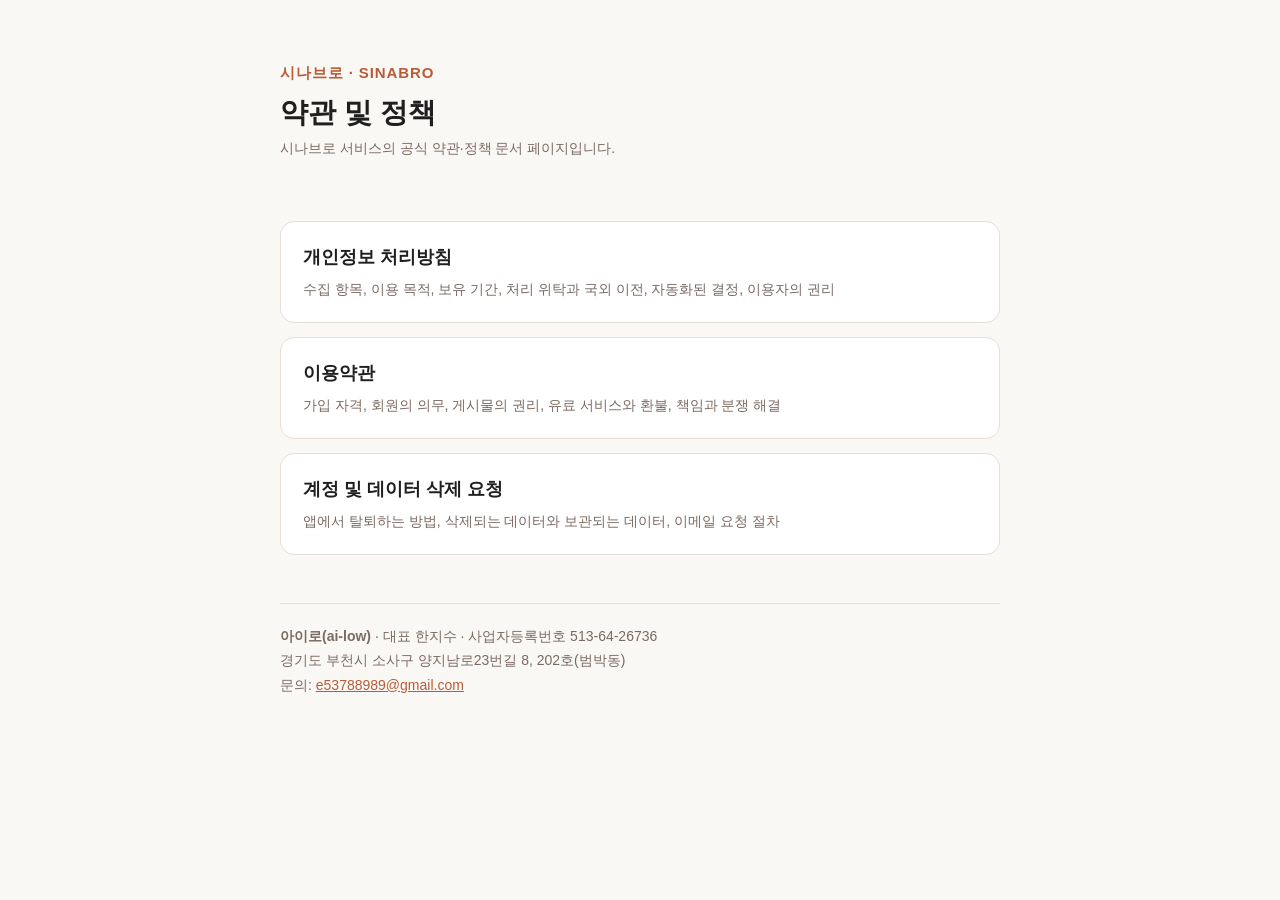
<file: index.html>
<!DOCTYPE html>
<html lang="ko">
<head>
<meta charset="utf-8">
<meta name="viewport" content="width=device-width, initial-scale=1">
<title>시나브로 — 약관 및 정책</title>
<link rel="stylesheet" href="style.css">
</head>
<body>
<div class="wrap">
  <header class="site">
    <div class="brand">시나브로 · SINABRO</div>
    <h1>약관 및 정책</h1>
    <p class="meta">시나브로 서비스의 공식 약관·정책 문서 페이지입니다.</p>
  </header>

  <div class="home-links">
    <a href="privacy.html">개인정보 처리방침<span>수집 항목, 이용 목적, 보유 기간, 처리 위탁과 국외 이전, 자동화된 결정, 이용자의 권리</span></a>
    <a href="terms.html">이용약관<span>가입 자격, 회원의 의무, 게시물의 권리, 유료 서비스와 환불, 책임과 분쟁 해결</span></a>
    <a href="account-deletion.html">계정 및 데이터 삭제 요청<span>앱에서 탈퇴하는 방법, 삭제되는 데이터와 보관되는 데이터, 이메일 요청 절차</span></a>
  </div>

  <footer class="site">
    <strong>아이로(ai-low)</strong> · 대표 한지수 · 사업자등록번호 513-64-26736<br>
    경기도 부천시 소사구 양지남로23번길 8, 202호(범박동)<br>
    문의: <a href="mailto:e53788989@gmail.com">e53788989@gmail.com</a>
  </footer>
</div>
</body>
</html>
</file>
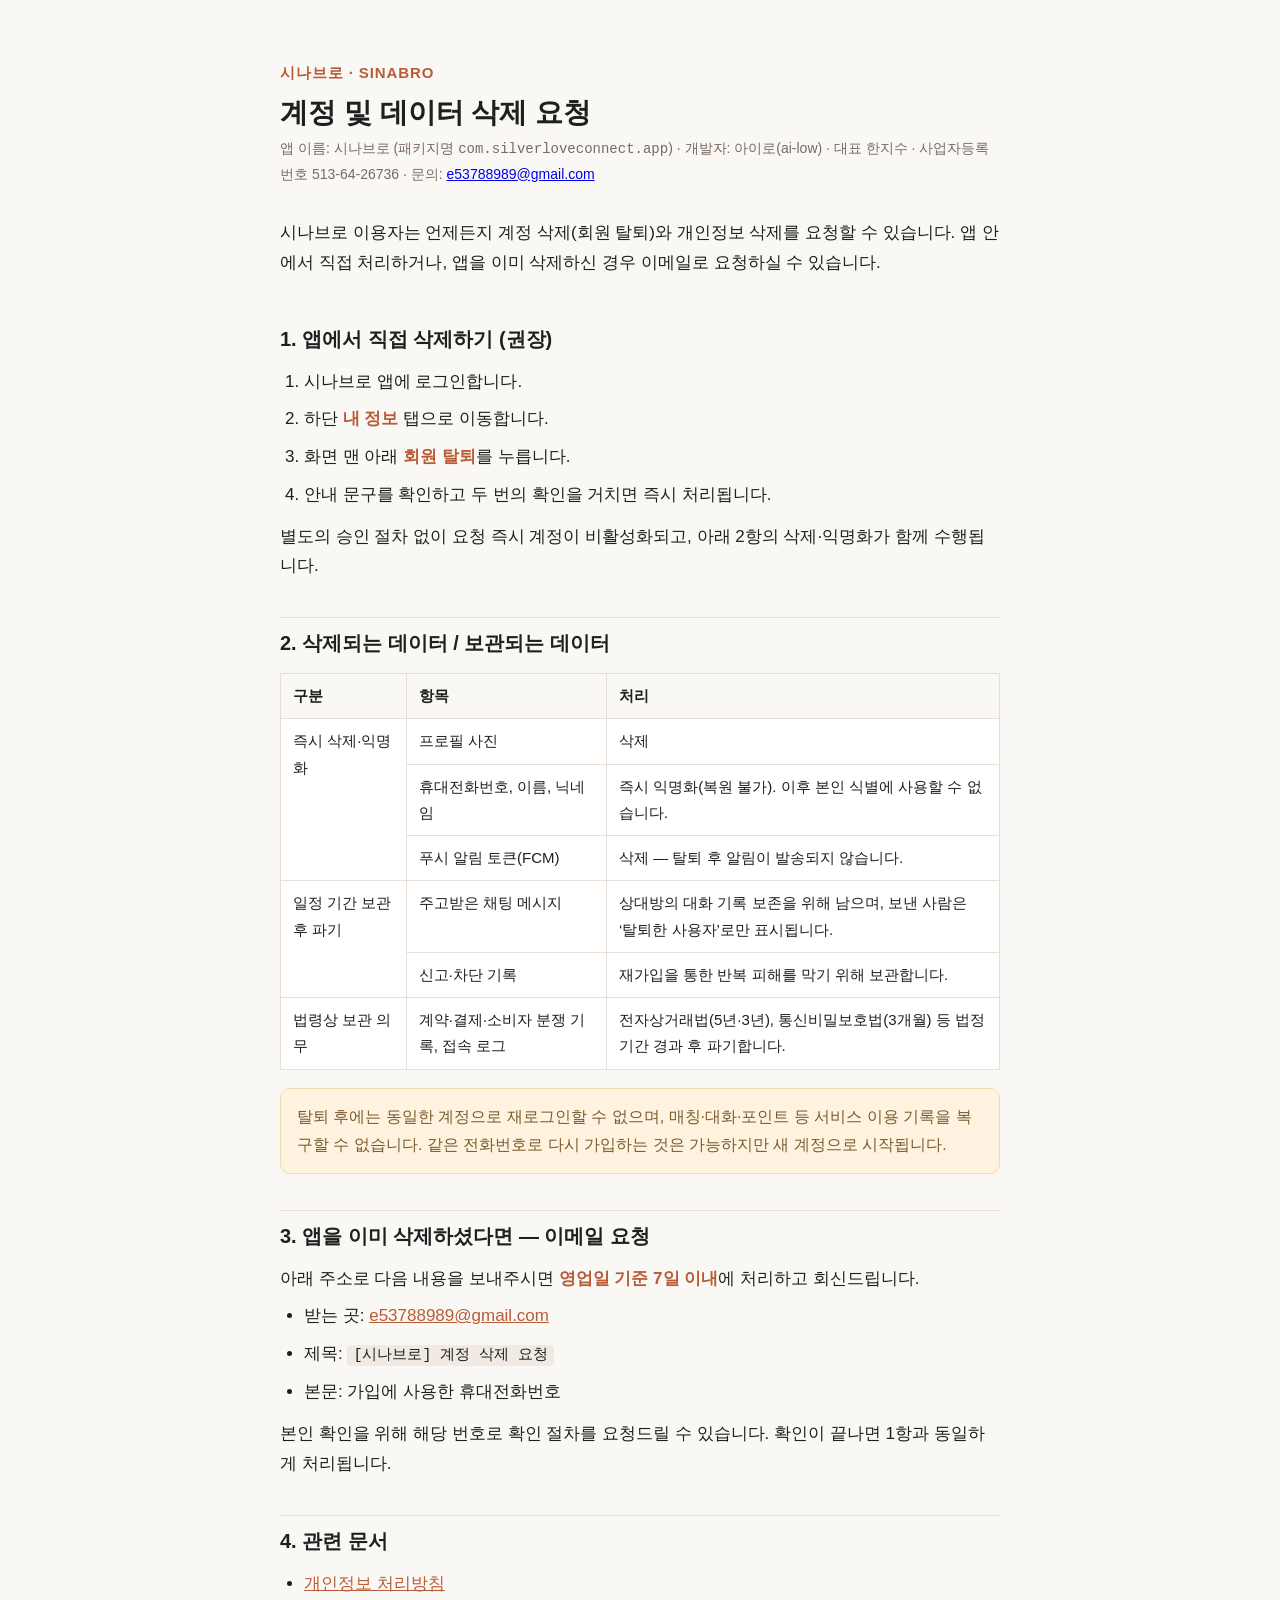
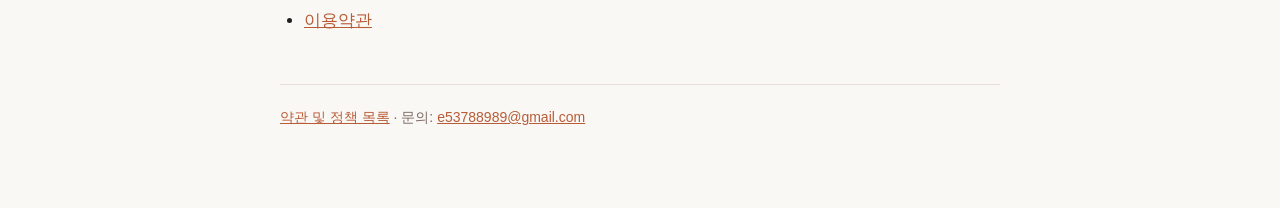
<file: account-deletion.html>
<!DOCTYPE html>
<html lang="ko">
<head>
<meta charset="utf-8">
<meta name="viewport" content="width=device-width, initial-scale=1">
<title>계정 및 데이터 삭제 요청 — 시나브로</title>
<link rel="stylesheet" href="style.css">
</head>
<body>
<div class="wrap">
  <header class="site">
    <div class="brand">시나브로 · SINABRO</div>
    <h1>계정 및 데이터 삭제 요청</h1>
    <p class="meta">앱 이름: 시나브로 (패키지명 <code>com.silverloveconnect.app</code>) ·
      개발자: 아이로(ai-low) · 대표 한지수 · 사업자등록번호 513-64-26736 ·
      문의: <a href="mailto:e53788989@gmail.com">e53788989@gmail.com</a></p>
  </header>
  <main>
    <p>시나브로 이용자는 언제든지 계정 삭제(회원 탈퇴)와 개인정보 삭제를 요청할 수 있습니다.
    앱 안에서 직접 처리하거나, 앱을 이미 삭제하신 경우 이메일로 요청하실 수 있습니다.</p>

    <h2 id="s1">1. 앱에서 직접 삭제하기 (권장)</h2>
    <ol>
      <li>시나브로 앱에 로그인합니다.</li>
      <li>하단 <strong>내 정보</strong> 탭으로 이동합니다.</li>
      <li>화면 맨 아래 <strong>회원 탈퇴</strong>를 누릅니다.</li>
      <li>안내 문구를 확인하고 두 번의 확인을 거치면 즉시 처리됩니다.</li>
    </ol>
    <p>별도의 승인 절차 없이 요청 즉시 계정이 비활성화되고, 아래 2항의 삭제·익명화가 함께 수행됩니다.</p>

    <h2 id="s2">2. 삭제되는 데이터 / 보관되는 데이터</h2>
    <table>
      <tr><th>구분</th><th>항목</th><th>처리</th></tr>
      <tr><td rowspan="3">즉시 삭제·익명화</td><td>프로필 사진</td><td>삭제</td></tr>
      <tr><td>휴대전화번호, 이름, 닉네임</td><td>즉시 익명화(복원 불가). 이후 본인 식별에 사용할 수 없습니다.</td></tr>
      <tr><td>푸시 알림 토큰(FCM)</td><td>삭제 — 탈퇴 후 알림이 발송되지 않습니다.</td></tr>
      <tr><td rowspan="2">일정 기간 보관 후 파기</td><td>주고받은 채팅 메시지</td><td>상대방의 대화 기록 보존을 위해 남으며, 보낸 사람은 &lsquo;탈퇴한 사용자&rsquo;로만 표시됩니다.</td></tr>
      <tr><td>신고·차단 기록</td><td>재가입을 통한 반복 피해를 막기 위해 보관합니다.</td></tr>
      <tr><td>법령상 보관 의무</td><td>계약·결제·소비자 분쟁 기록, 접속 로그</td><td>전자상거래법(5년·3년), 통신비밀보호법(3개월) 등 법정 기간 경과 후 파기합니다.</td></tr>
    </table>

    <p class="notice">탈퇴 후에는 동일한 계정으로 재로그인할 수 없으며, 매칭·대화·포인트 등 서비스 이용 기록을 복구할 수 없습니다.
    같은 전화번호로 다시 가입하는 것은 가능하지만 새 계정으로 시작됩니다.</p>

    <h2 id="s3">3. 앱을 이미 삭제하셨다면 — 이메일 요청</h2>
    <p>아래 주소로 다음 내용을 보내주시면 <strong>영업일 기준 7일 이내</strong>에 처리하고 회신드립니다.</p>
    <ul>
      <li>받는 곳: <a href="mailto:e53788989@gmail.com?subject=%5B%EC%8B%9C%EB%82%98%EB%B8%8C%EB%A1%9C%5D%20%EA%B3%84%EC%A0%95%20%EC%82%AD%EC%A0%9C%20%EC%9A%94%EC%B2%AD">e53788989@gmail.com</a></li>
      <li>제목: <code>[시나브로] 계정 삭제 요청</code></li>
      <li>본문: 가입에 사용한 휴대전화번호</li>
    </ul>
    <p>본인 확인을 위해 해당 번호로 확인 절차를 요청드릴 수 있습니다. 확인이 끝나면 1항과 동일하게 처리됩니다.</p>

    <h2 id="s4">4. 관련 문서</h2>
    <ul>
      <li><a href="privacy.html">개인정보 처리방침</a></li>
      <li><a href="terms.html">이용약관</a></li>
    </ul>
  </main>
  <footer class="site">
    <a href="index.html">약관 및 정책 목록</a> · 문의: <a href="mailto:e53788989@gmail.com">e53788989@gmail.com</a>
  </footer>
</div>
</body>
</html>
</file>
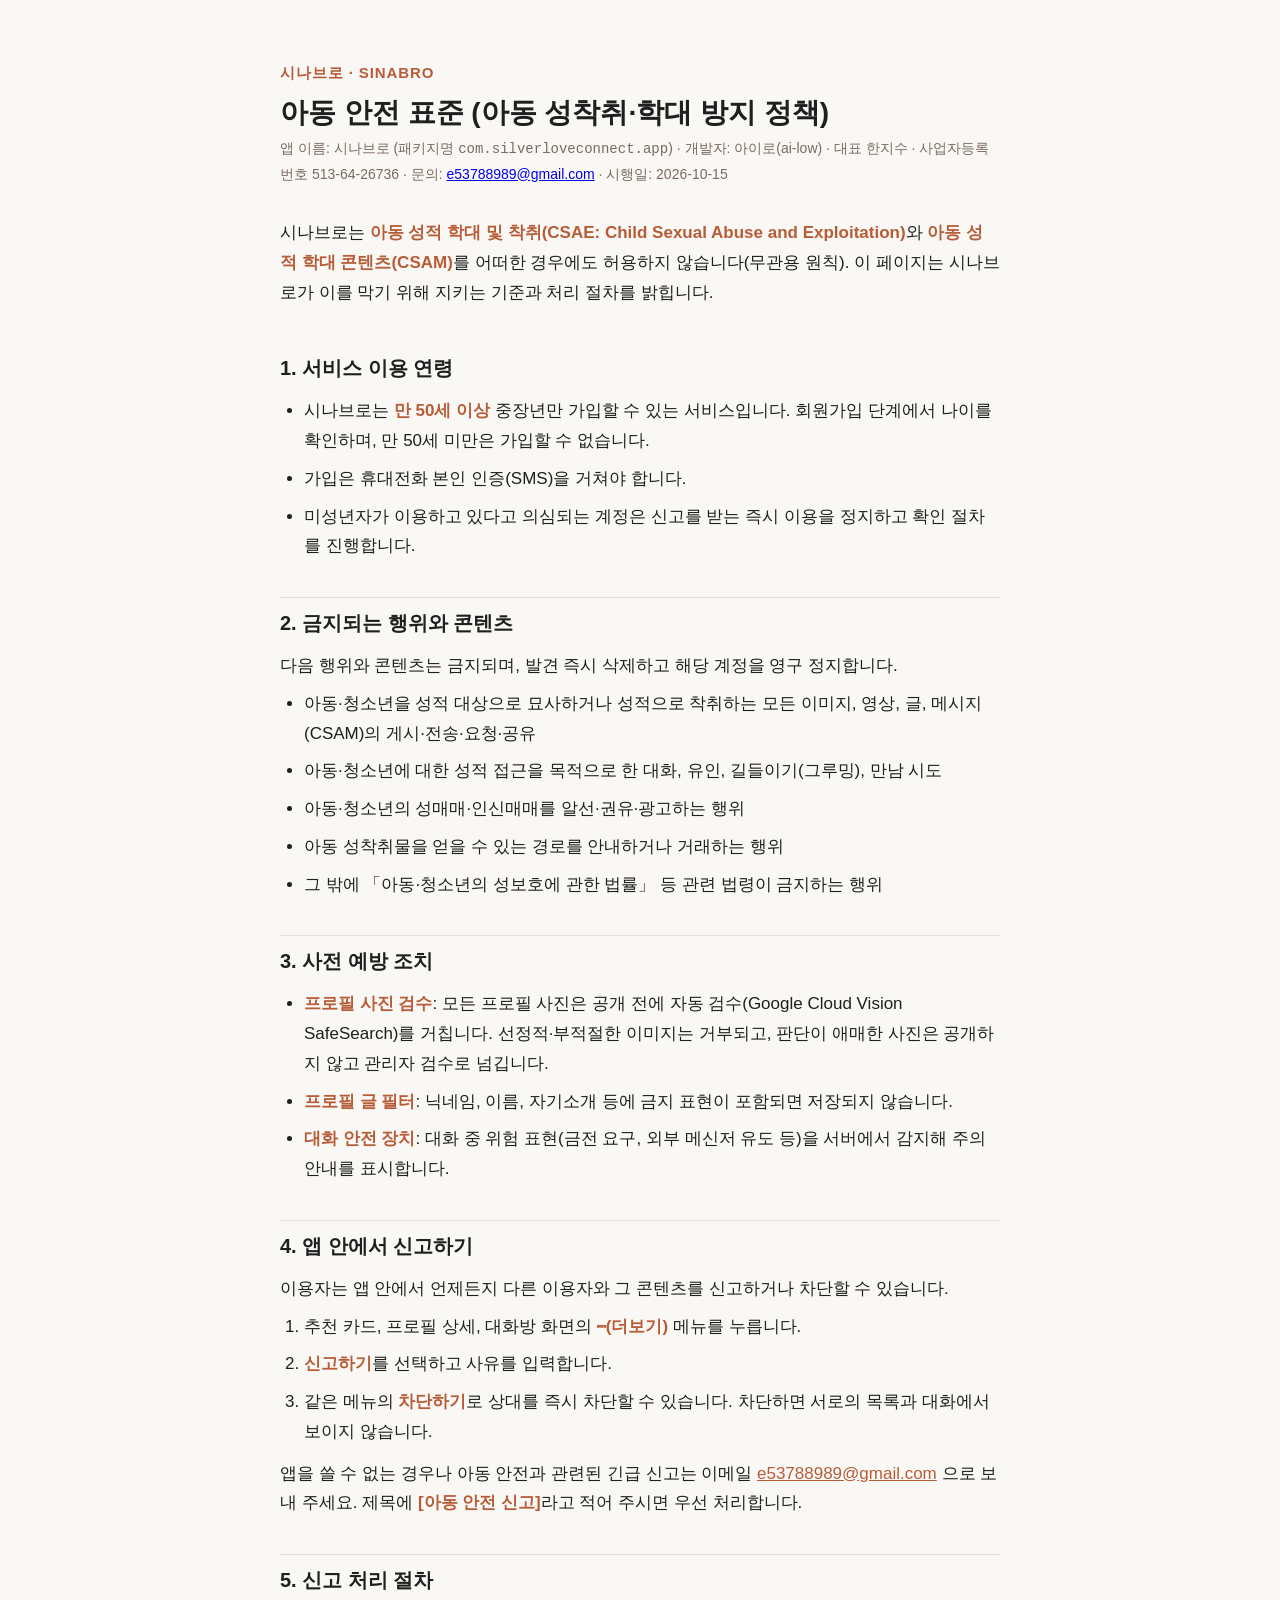
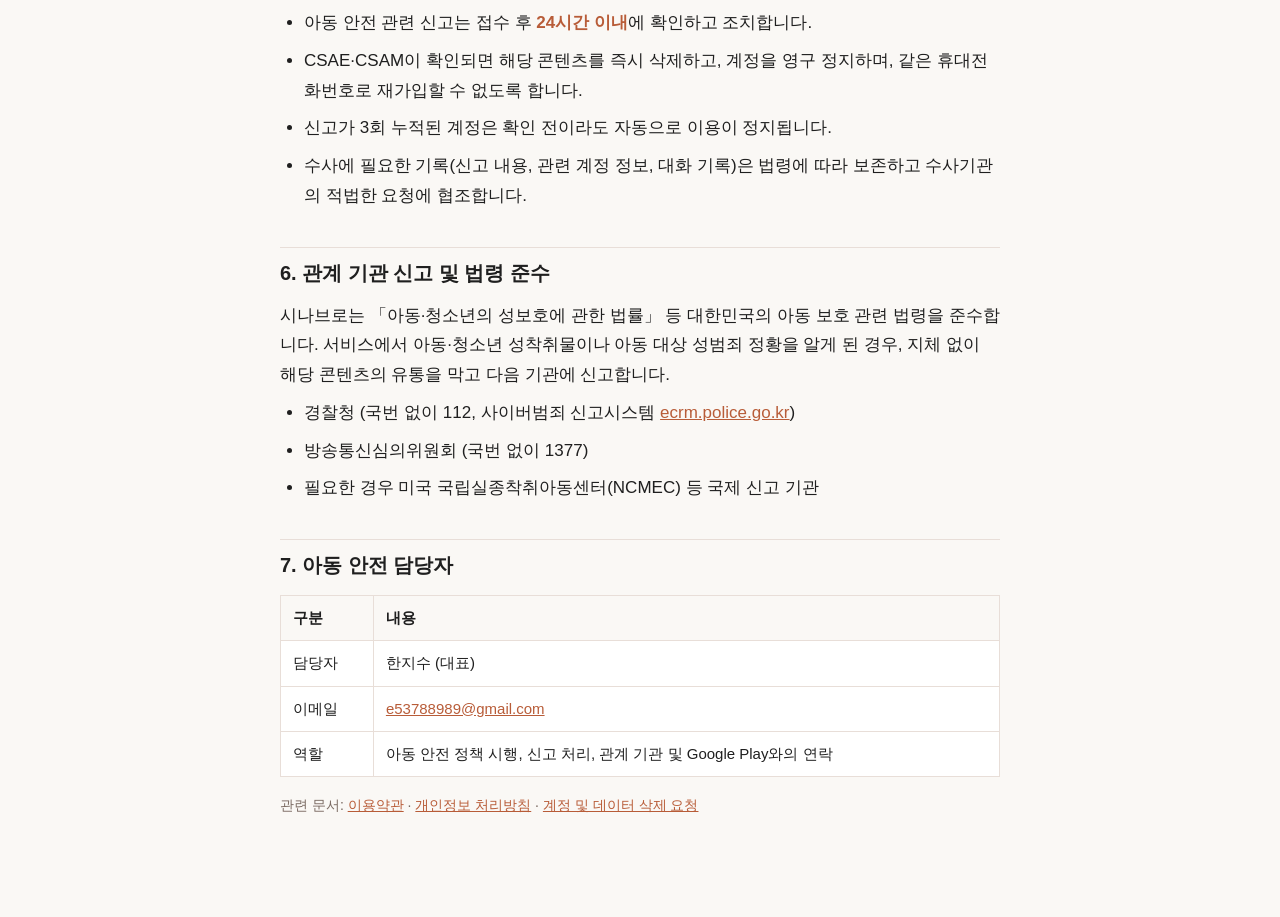
<file: child-safety.html>
<!DOCTYPE html>
<html lang="ko">
<head>
<meta charset="utf-8">
<meta name="viewport" content="width=device-width, initial-scale=1">
<title>아동 안전 표준 — 시나브로</title>
<link rel="stylesheet" href="style.css">
</head>
<body>
<div class="wrap">
  <header class="site">
    <div class="brand">시나브로 · SINABRO</div>
    <h1>아동 안전 표준 (아동 성착취·학대 방지 정책)</h1>
    <p class="meta">앱 이름: 시나브로 (패키지명 <code>com.silverloveconnect.app</code>) ·
      개발자: 아이로(ai-low) · 대표 한지수 · 사업자등록번호 513-64-26736 ·
      문의: <a href="mailto:e53788989@gmail.com">e53788989@gmail.com</a> ·
      시행일: 2026-10-15</p>
  </header>
  <main>
    <p>시나브로는 <strong>아동 성적 학대 및 착취(CSAE: Child Sexual Abuse and Exploitation)</strong>와
    <strong>아동 성적 학대 콘텐츠(CSAM)</strong>를 어떠한 경우에도 허용하지 않습니다(무관용 원칙).
    이 페이지는 시나브로가 이를 막기 위해 지키는 기준과 처리 절차를 밝힙니다.</p>

    <h2 id="s1">1. 서비스 이용 연령</h2>
    <ul>
      <li>시나브로는 <strong>만 50세 이상</strong> 중장년만 가입할 수 있는 서비스입니다. 회원가입 단계에서 나이를 확인하며, 만 50세 미만은 가입할 수 없습니다.</li>
      <li>가입은 휴대전화 본인 인증(SMS)을 거쳐야 합니다.</li>
      <li>미성년자가 이용하고 있다고 의심되는 계정은 신고를 받는 즉시 이용을 정지하고 확인 절차를 진행합니다.</li>
    </ul>

    <h2 id="s2">2. 금지되는 행위와 콘텐츠</h2>
    <p>다음 행위와 콘텐츠는 금지되며, 발견 즉시 삭제하고 해당 계정을 영구 정지합니다.</p>
    <ul>
      <li>아동·청소년을 성적 대상으로 묘사하거나 성적으로 착취하는 모든 이미지, 영상, 글, 메시지(CSAM)의 게시·전송·요청·공유</li>
      <li>아동·청소년에 대한 성적 접근을 목적으로 한 대화, 유인, 길들이기(그루밍), 만남 시도</li>
      <li>아동·청소년의 성매매·인신매매를 알선·권유·광고하는 행위</li>
      <li>아동 성착취물을 얻을 수 있는 경로를 안내하거나 거래하는 행위</li>
      <li>그 밖에 「아동·청소년의 성보호에 관한 법률」 등 관련 법령이 금지하는 행위</li>
    </ul>

    <h2 id="s3">3. 사전 예방 조치</h2>
    <ul>
      <li><strong>프로필 사진 검수</strong>: 모든 프로필 사진은 공개 전에 자동 검수(Google Cloud Vision SafeSearch)를 거칩니다. 선정적·부적절한 이미지는 거부되고, 판단이 애매한 사진은 공개하지 않고 관리자 검수로 넘깁니다.</li>
      <li><strong>프로필 글 필터</strong>: 닉네임, 이름, 자기소개 등에 금지 표현이 포함되면 저장되지 않습니다.</li>
      <li><strong>대화 안전 장치</strong>: 대화 중 위험 표현(금전 요구, 외부 메신저 유도 등)을 서버에서 감지해 주의 안내를 표시합니다.</li>
    </ul>

    <h2 id="s4">4. 앱 안에서 신고하기</h2>
    <p>이용자는 앱 안에서 언제든지 다른 이용자와 그 콘텐츠를 신고하거나 차단할 수 있습니다.</p>
    <ol>
      <li>추천 카드, 프로필 상세, 대화방 화면의 <strong>⋯(더보기)</strong> 메뉴를 누릅니다.</li>
      <li><strong>신고하기</strong>를 선택하고 사유를 입력합니다.</li>
      <li>같은 메뉴의 <strong>차단하기</strong>로 상대를 즉시 차단할 수 있습니다. 차단하면 서로의 목록과 대화에서 보이지 않습니다.</li>
    </ol>
    <p>앱을 쓸 수 없는 경우나 아동 안전과 관련된 긴급 신고는 이메일
      <a href="mailto:e53788989@gmail.com">e53788989@gmail.com</a> 으로 보내 주세요.
      제목에 <strong>[아동 안전 신고]</strong>라고 적어 주시면 우선 처리합니다.</p>

    <h2 id="s5">5. 신고 처리 절차</h2>
    <ul>
      <li>아동 안전 관련 신고는 접수 후 <strong>24시간 이내</strong>에 확인하고 조치합니다.</li>
      <li>CSAE·CSAM이 확인되면 해당 콘텐츠를 즉시 삭제하고, 계정을 영구 정지하며, 같은 휴대전화번호로 재가입할 수 없도록 합니다.</li>
      <li>신고가 3회 누적된 계정은 확인 전이라도 자동으로 이용이 정지됩니다.</li>
      <li>수사에 필요한 기록(신고 내용, 관련 계정 정보, 대화 기록)은 법령에 따라 보존하고 수사기관의 적법한 요청에 협조합니다.</li>
    </ul>

    <h2 id="s6">6. 관계 기관 신고 및 법령 준수</h2>
    <p>시나브로는 「아동·청소년의 성보호에 관한 법률」 등 대한민국의 아동 보호 관련 법령을 준수합니다.
    서비스에서 아동·청소년 성착취물이나 아동 대상 성범죄 정황을 알게 된 경우, 지체 없이 해당 콘텐츠의
    유통을 막고 다음 기관에 신고합니다.</p>
    <ul>
      <li>경찰청 (국번 없이 112, 사이버범죄 신고시스템 <a href="https://ecrm.police.go.kr">ecrm.police.go.kr</a>)</li>
      <li>방송통신심의위원회 (국번 없이 1377)</li>
      <li>필요한 경우 미국 국립실종착취아동센터(NCMEC) 등 국제 신고 기관</li>
    </ul>

    <h2 id="s7">7. 아동 안전 담당자</h2>
    <table>
      <tr><th>구분</th><th>내용</th></tr>
      <tr><td>담당자</td><td>한지수 (대표)</td></tr>
      <tr><td>이메일</td><td><a href="mailto:e53788989@gmail.com">e53788989@gmail.com</a></td></tr>
      <tr><td>역할</td><td>아동 안전 정책 시행, 신고 처리, 관계 기관 및 Google Play와의 연락</td></tr>
    </table>

    <p class="meta">관련 문서: <a href="terms.html">이용약관</a> · <a href="privacy.html">개인정보 처리방침</a> · <a href="account-deletion.html">계정 및 데이터 삭제 요청</a></p>
  </main>
</div>
</body>
</html>
</file>
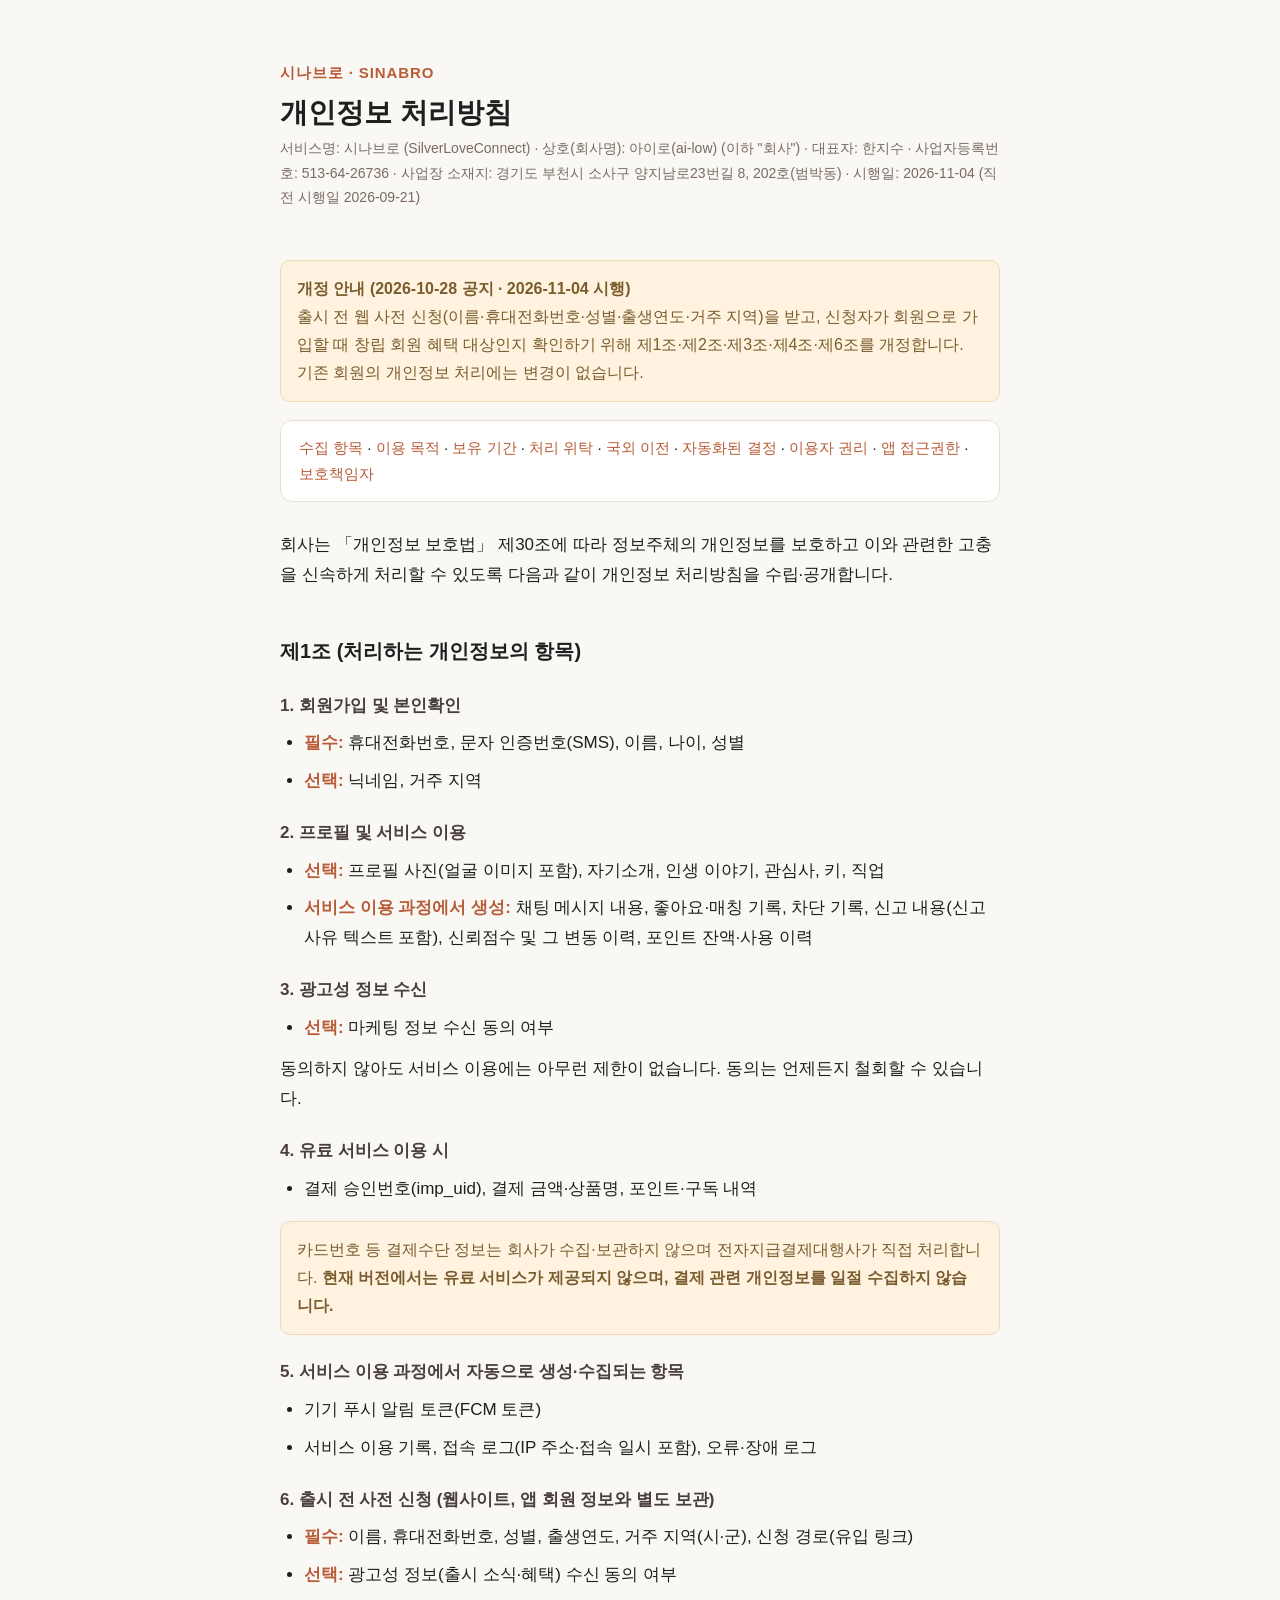
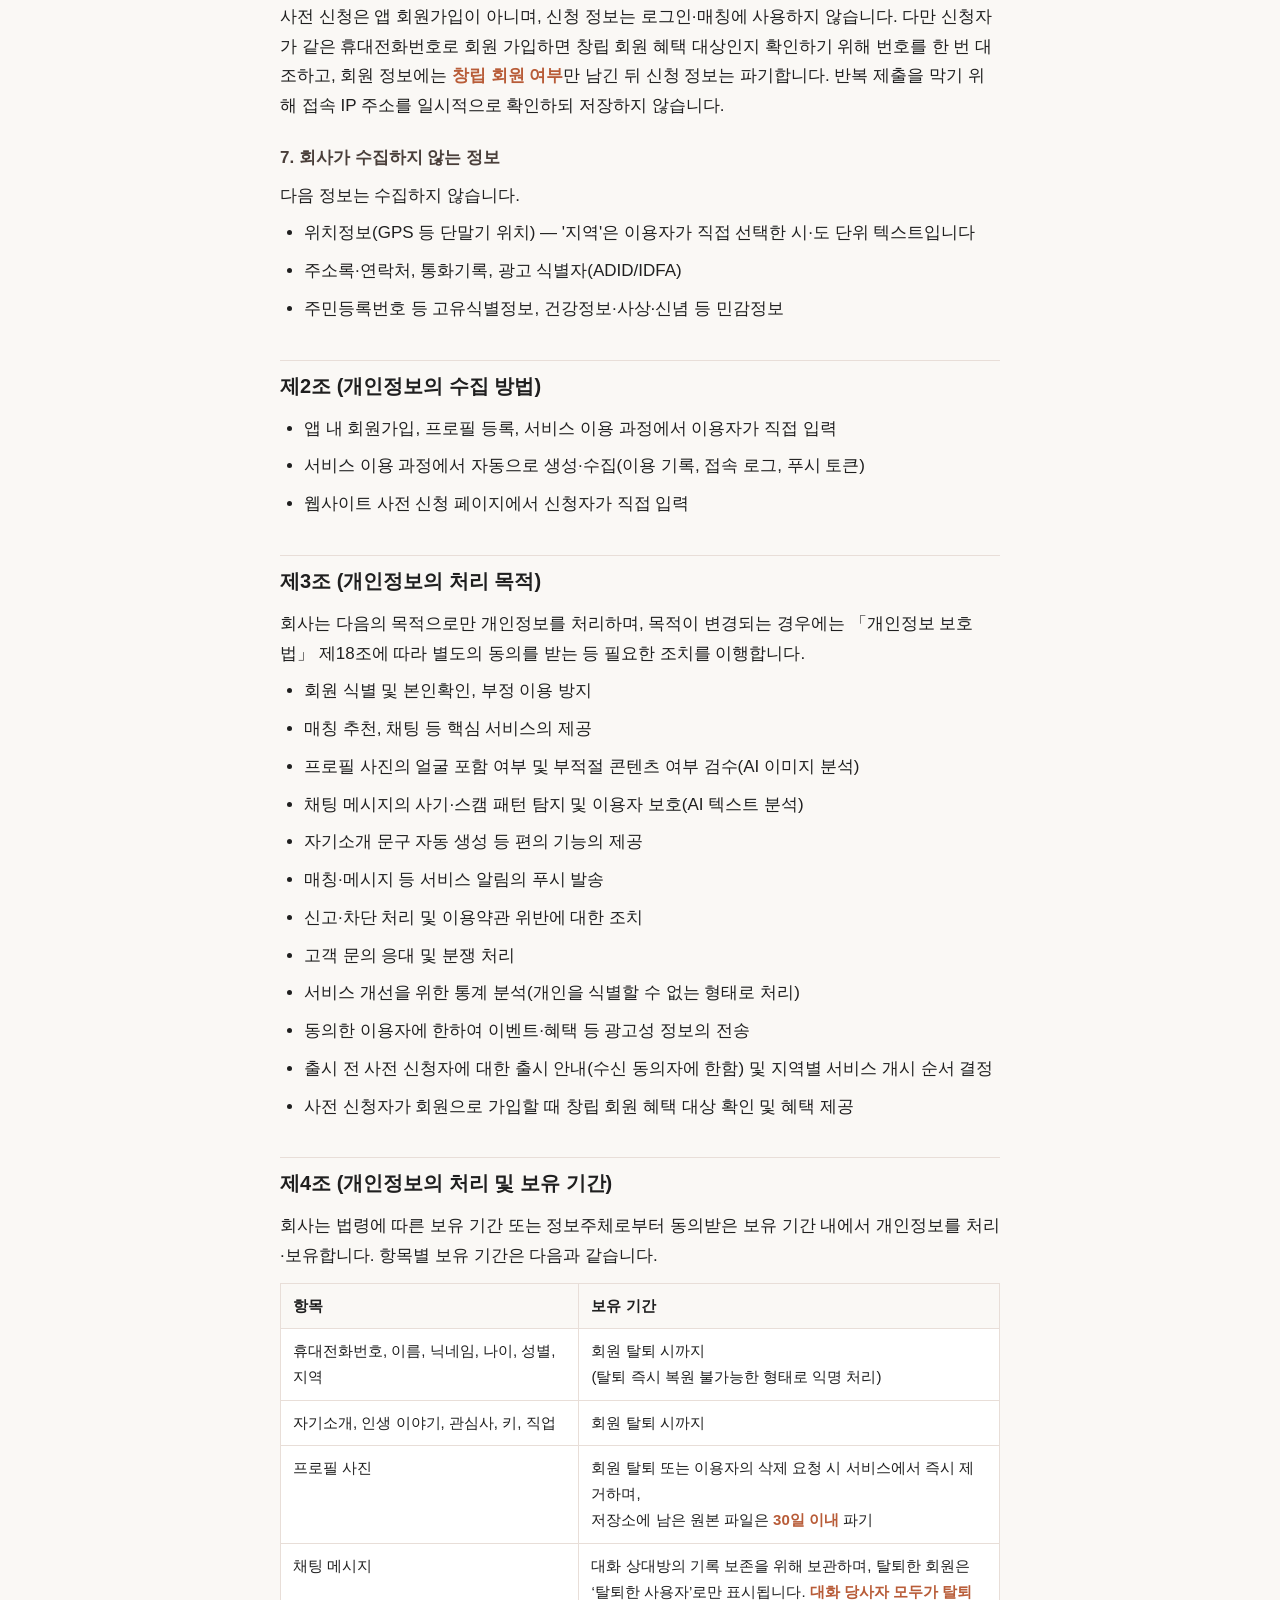
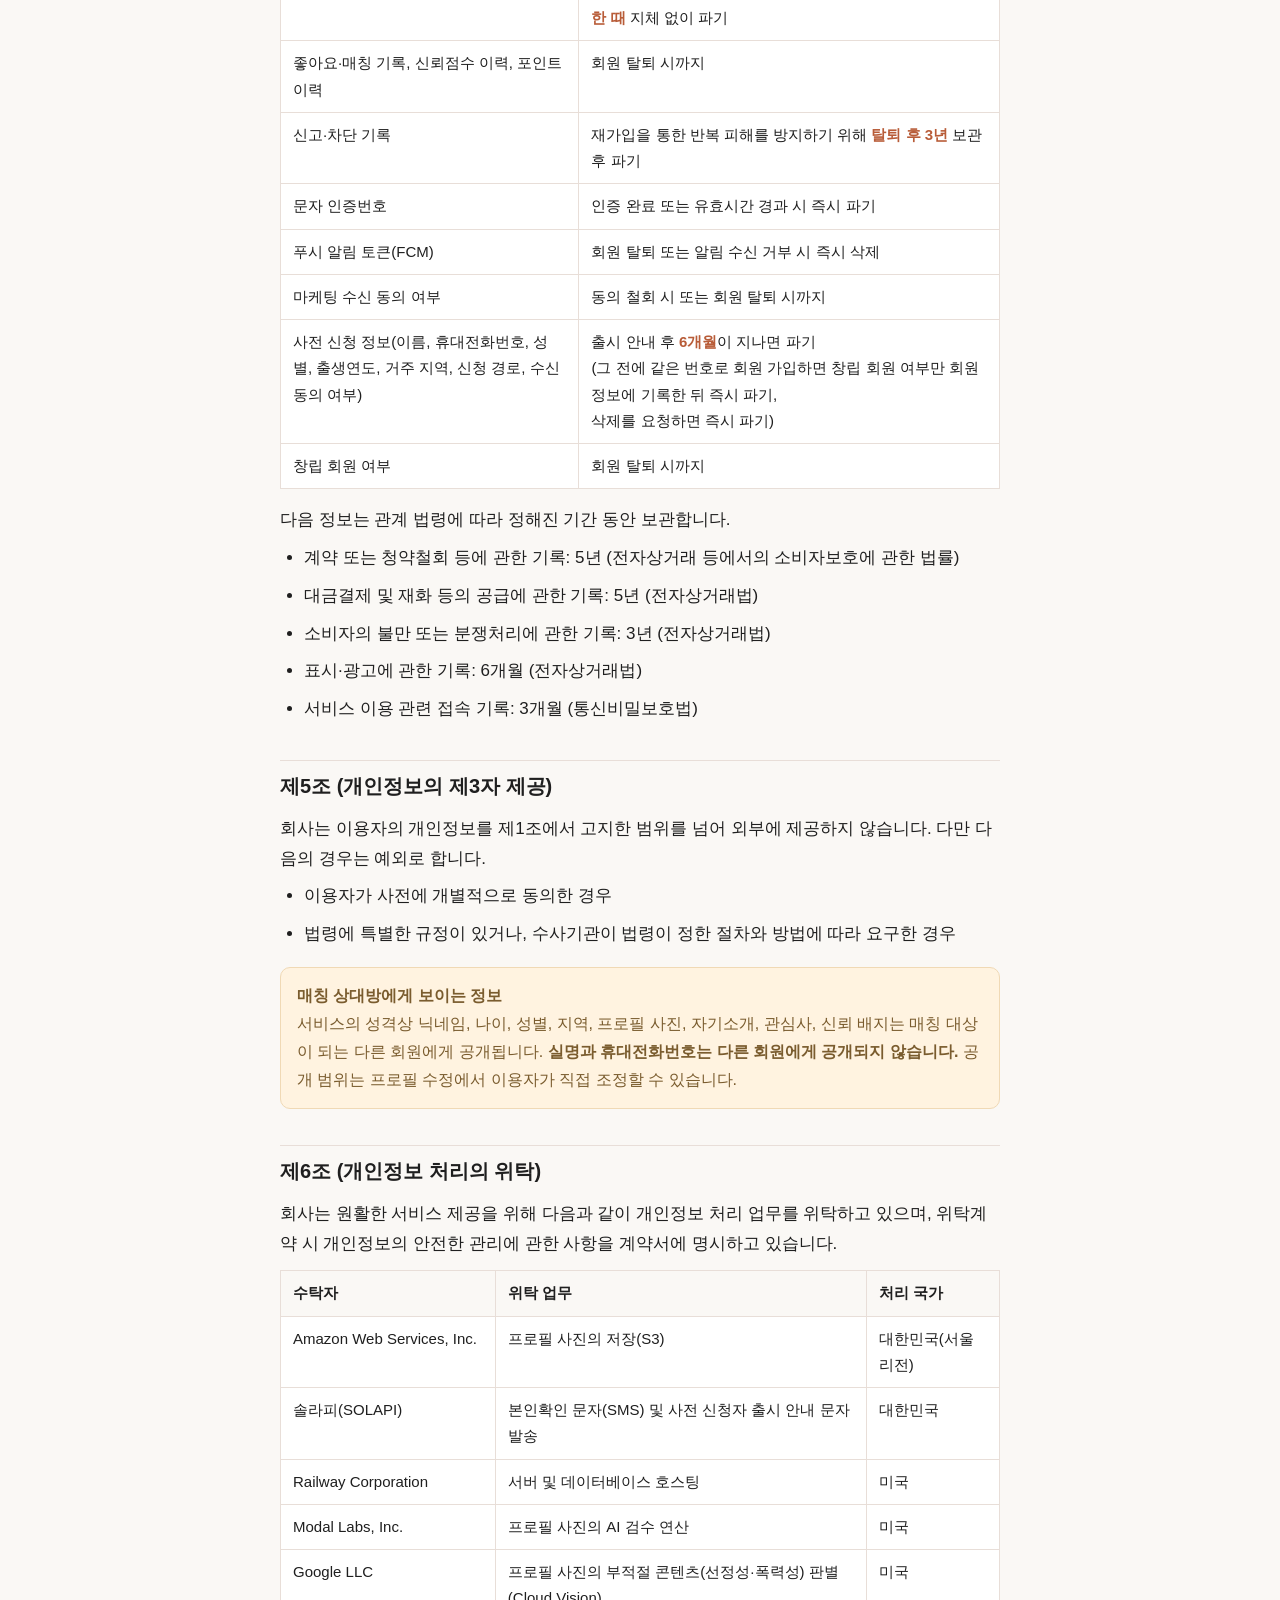
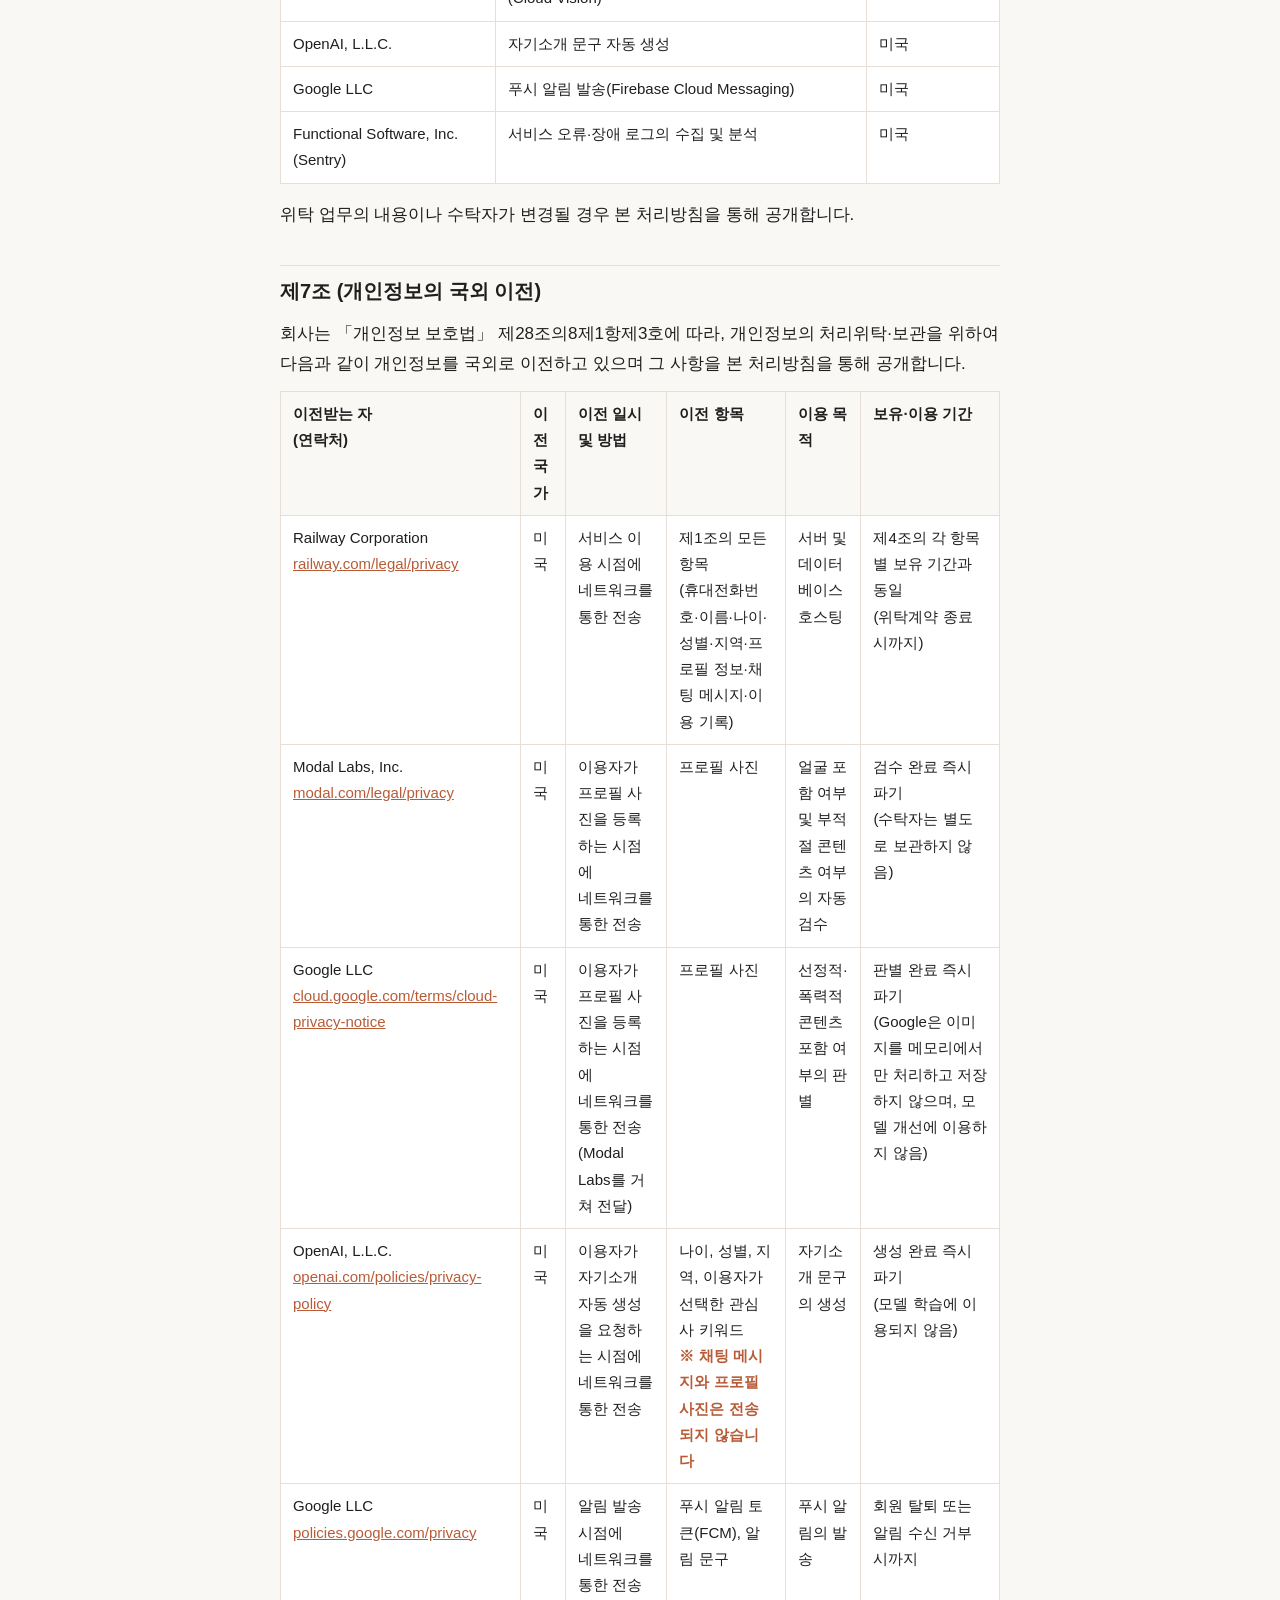
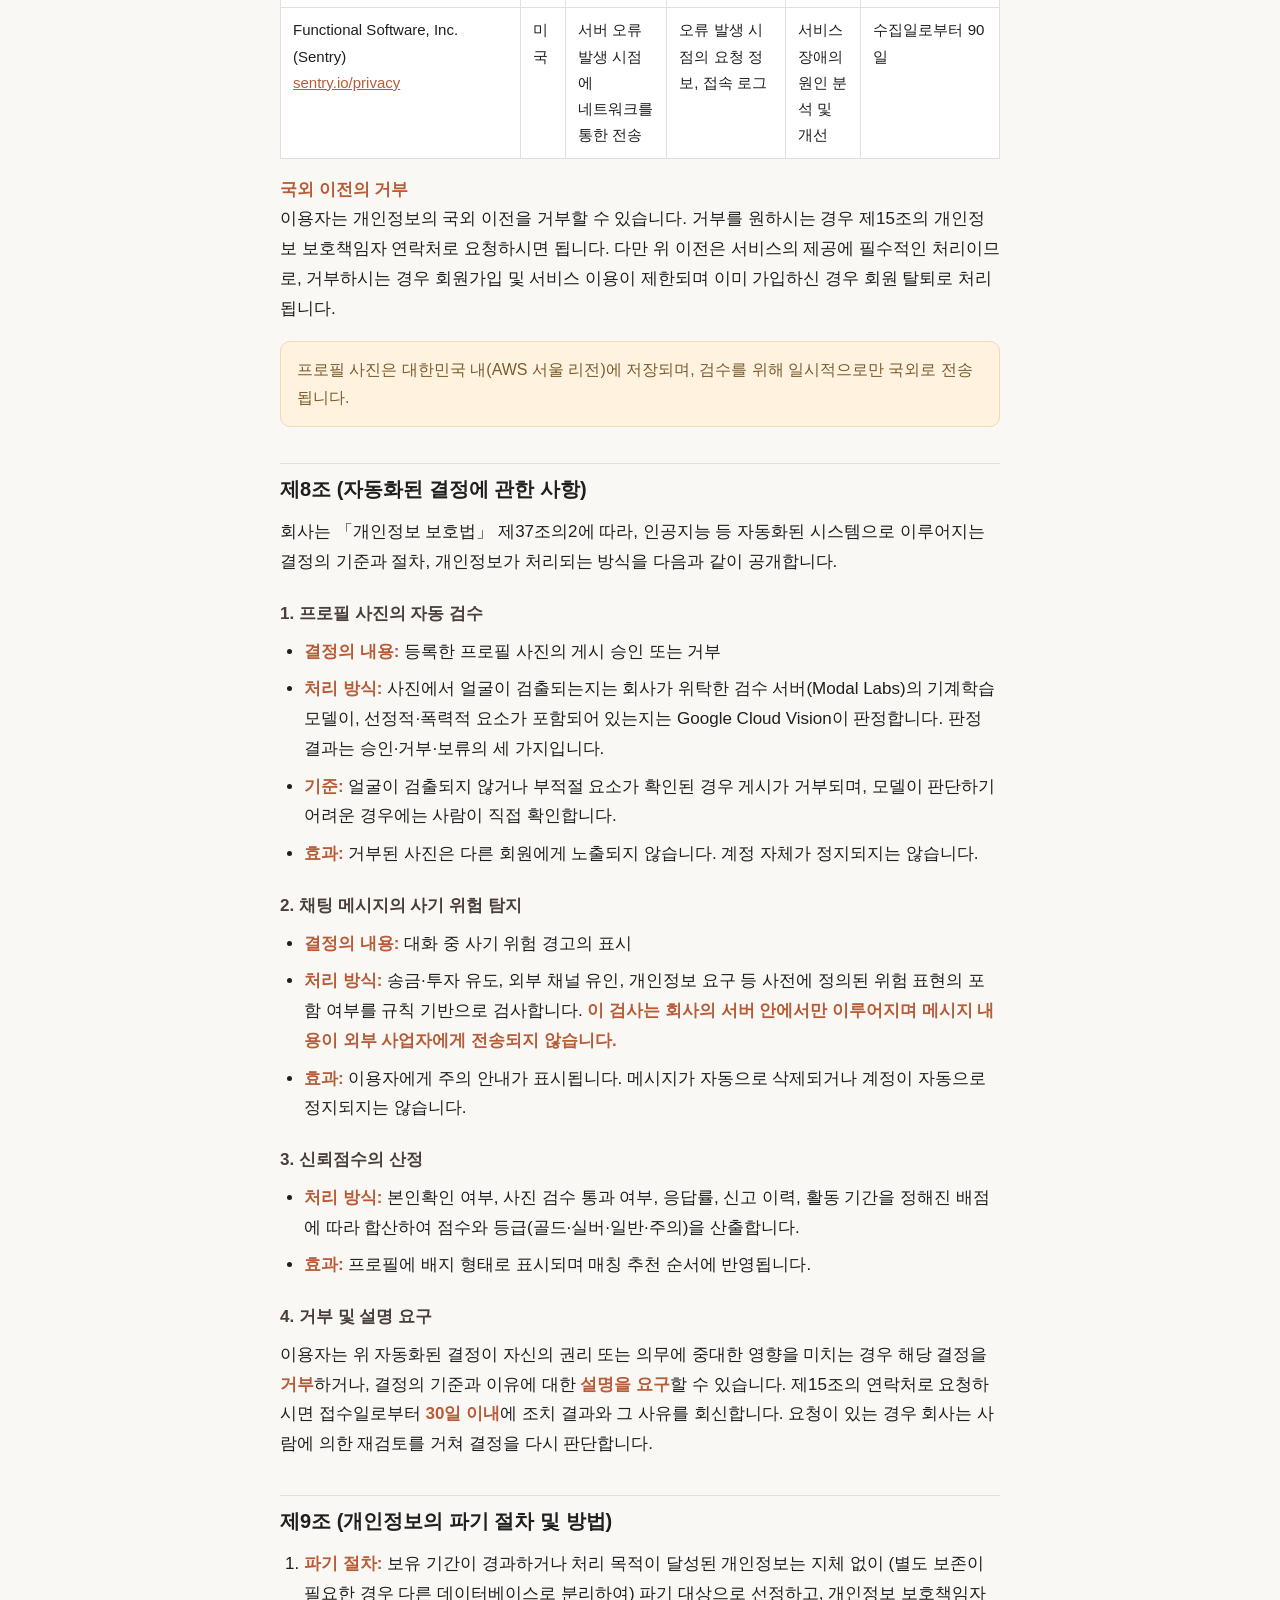
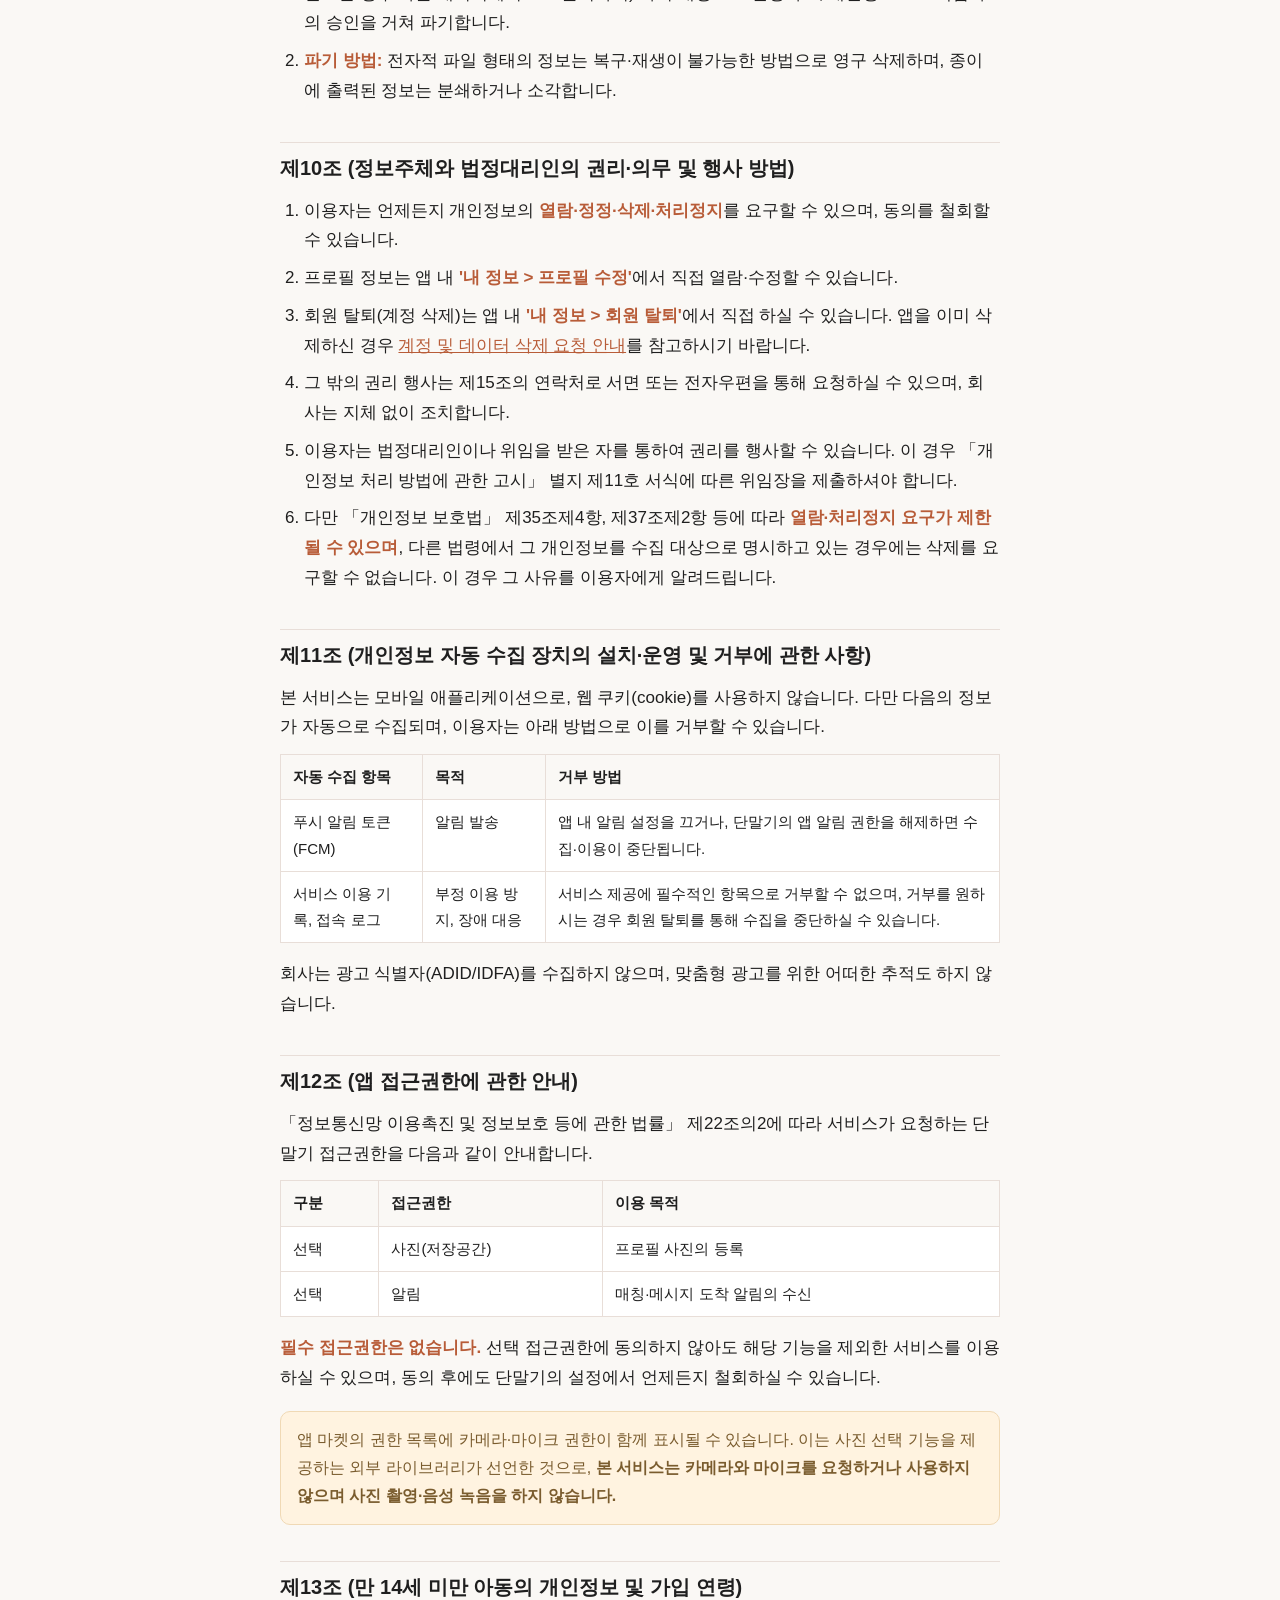
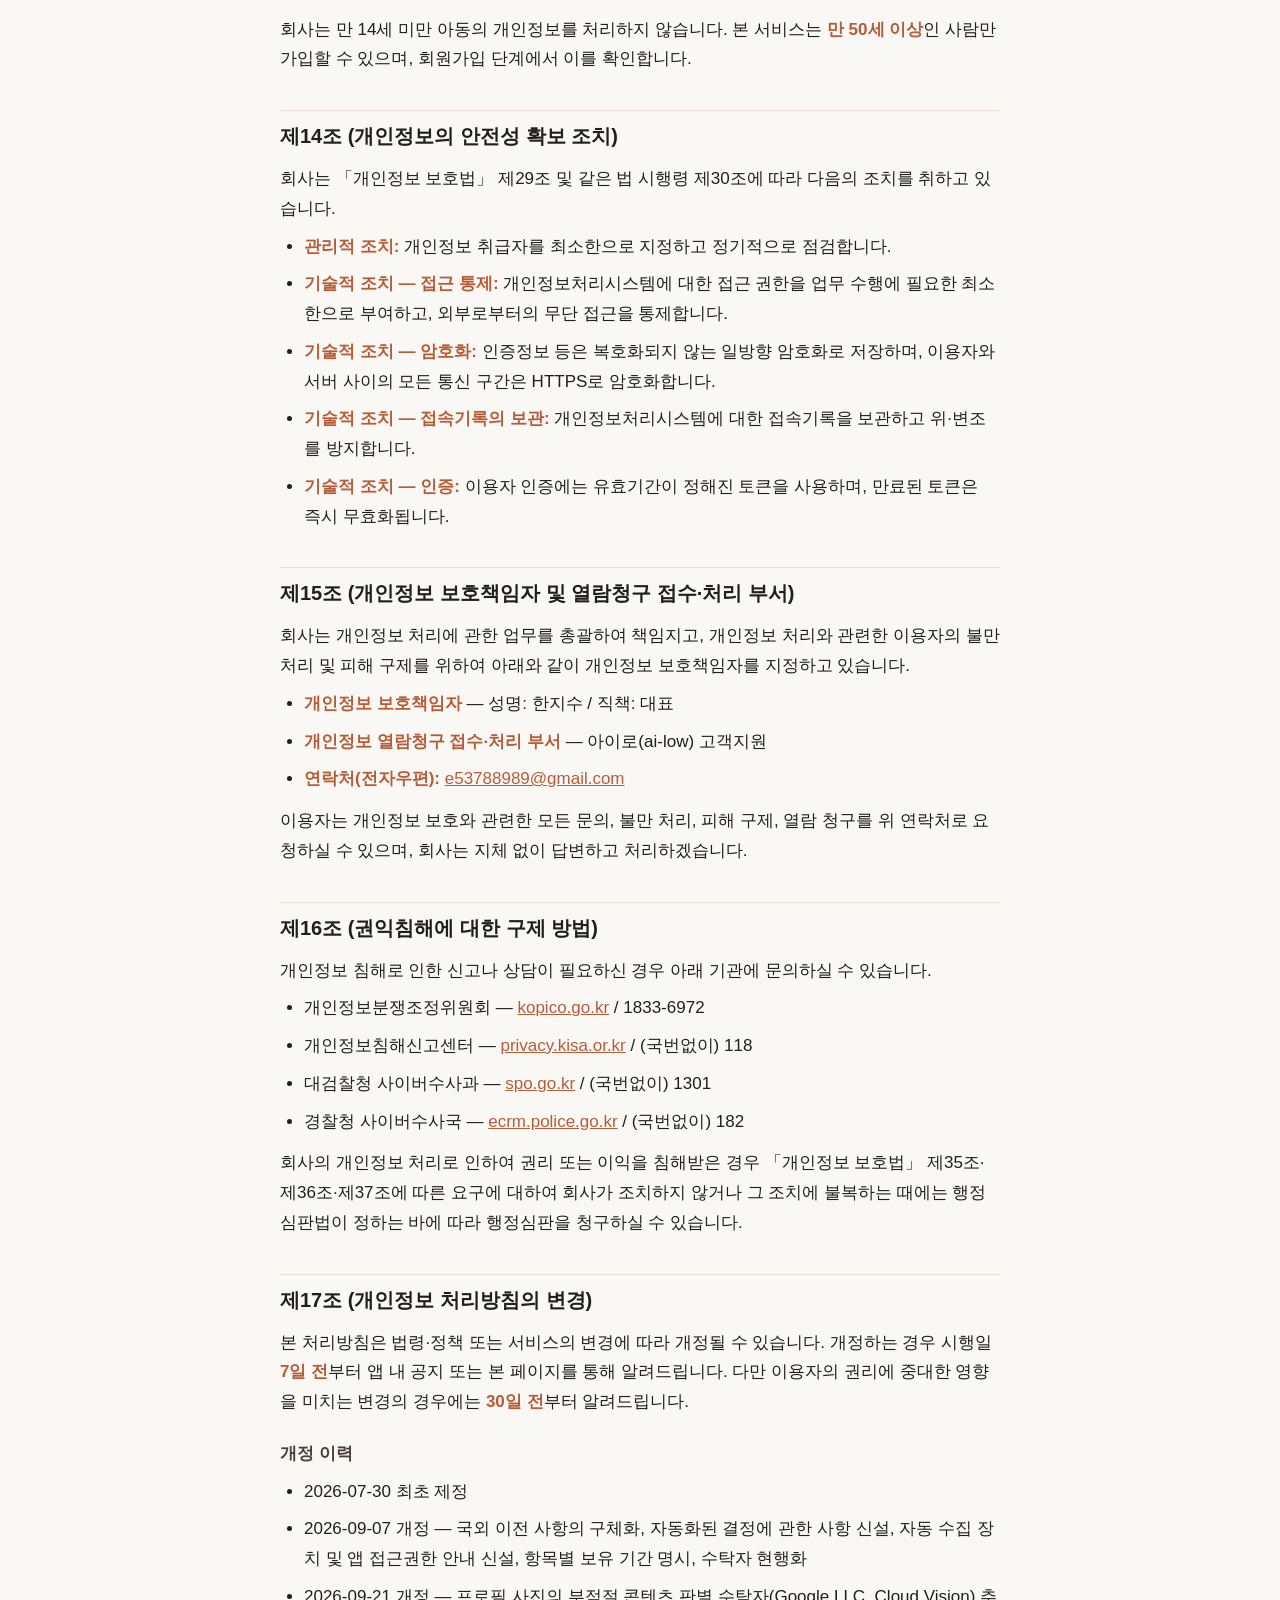
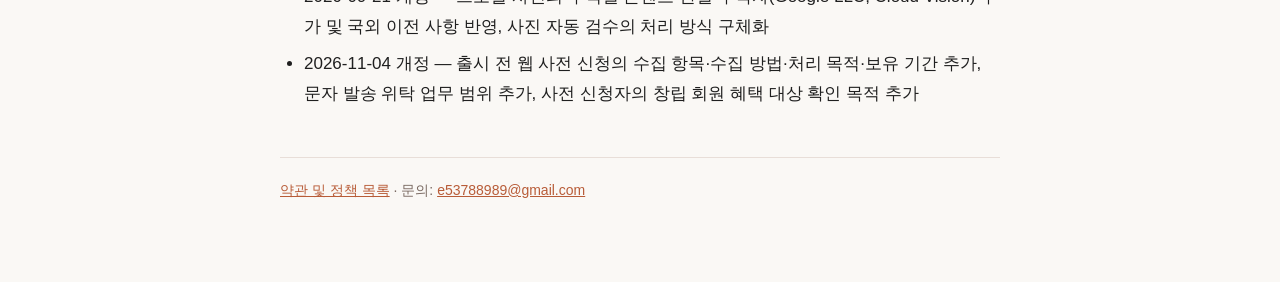
<file: privacy.html>
<!DOCTYPE html>
<html lang="ko">
<head>
<meta charset="utf-8">
<meta name="viewport" content="width=device-width, initial-scale=1">
<title>개인정보 처리방침 — 시나브로</title>
<link rel="stylesheet" href="style.css">
</head>
<body>
<div class="wrap">
  <header class="site">
    <div class="brand">시나브로 · SINABRO</div>
    <h1>개인정보 처리방침</h1>
    <p class="meta">서비스명: 시나브로 (SilverLoveConnect) ·
      상호(회사명): 아이로(ai-low) (이하 "회사") ·
      대표자: 한지수 ·
      사업자등록번호: 513-64-26736 ·
      사업장 소재지: 경기도 부천시 소사구 양지남로23번길 8, 202호(범박동) ·
      시행일: 2026-11-04 (직전 시행일 2026-09-21)</p>
  </header>
<p class="notice"><strong>개정 안내 (2026-10-28 공지 · 2026-11-04 시행)</strong><br>출시 전 웹 사전 신청(이름·휴대전화번호·성별·출생연도·거주 지역)을 받고, 신청자가 회원으로 가입할 때 창립 회원 혜택 대상인지 확인하기 위해 제1조·제2조·제3조·제4조·제6조를 개정합니다. 기존 회원의 개인정보 처리에는 변경이 없습니다.</p>
  <nav class="toc">
    <a href="#s1">수집 항목</a> · <a href="#s3">이용 목적</a> · <a href="#s4">보유 기간</a> · <a href="#s6">처리 위탁</a> · <a href="#s7">국외 이전</a> · <a href="#s8">자동화된 결정</a> · <a href="#s10">이용자 권리</a> · <a href="#s12">앱 접근권한</a> · <a href="#s15">보호책임자</a>
  </nav>

  <main>
    <p>회사는 「개인정보 보호법」 제30조에 따라 정보주체의 개인정보를 보호하고 이와 관련한 고충을 신속하게
    처리할 수 있도록 다음과 같이 개인정보 처리방침을 수립·공개합니다.</p>

    <h2 id="s1">제1조 (처리하는 개인정보의 항목)</h2>

    <h3>1. 회원가입 및 본인확인</h3>
    <ul>
      <li><strong>필수:</strong> 휴대전화번호, 문자 인증번호(SMS), 이름, 나이, 성별</li>
      <li><strong>선택:</strong> 닉네임, 거주 지역</li>
    </ul>

    <h3>2. 프로필 및 서비스 이용</h3>
    <ul>
      <li><strong>선택:</strong> 프로필 사진(얼굴 이미지 포함), 자기소개, 인생 이야기, 관심사, 키, 직업</li>
      <li><strong>서비스 이용 과정에서 생성:</strong> 채팅 메시지 내용, 좋아요·매칭 기록, 차단 기록,
          신고 내용(신고 사유 텍스트 포함), 신뢰점수 및 그 변동 이력, 포인트 잔액·사용 이력</li>
    </ul>

    <h3>3. 광고성 정보 수신</h3>
    <ul>
      <li><strong>선택:</strong> 마케팅 정보 수신 동의 여부</li>
    </ul>
    <p>동의하지 않아도 서비스 이용에는 아무런 제한이 없습니다. 동의는 언제든지 철회할 수 있습니다.</p>

    <h3>4. 유료 서비스 이용 시</h3>
    <ul>
      <li>결제 승인번호(imp_uid), 결제 금액·상품명, 포인트·구독 내역</li>
    </ul>
    <p class="notice">카드번호 등 결제수단 정보는 회사가 수집·보관하지 않으며 전자지급결제대행사가 직접 처리합니다.
    <strong>현재 버전에서는 유료 서비스가 제공되지 않으며, 결제 관련 개인정보를 일절 수집하지 않습니다.</strong></p>

    <h3>5. 서비스 이용 과정에서 자동으로 생성·수집되는 항목</h3>
    <ul>
      <li>기기 푸시 알림 토큰(FCM 토큰)</li>
      <li>서비스 이용 기록, 접속 로그(IP 주소·접속 일시 포함), 오류·장애 로그</li>
    </ul>

    <h3>6. 출시 전 사전 신청 (웹사이트, 앱 회원 정보와 별도 보관)</h3>
    <ul>
      <li><strong>필수:</strong> 이름, 휴대전화번호, 성별, 출생연도, 거주 지역(시·군), 신청 경로(유입 링크)</li>
      <li><strong>선택:</strong> 광고성 정보(출시 소식·혜택) 수신 동의 여부</li>
    </ul>
    <p>사전 신청은 앱 회원가입이 아니며, 신청 정보는 로그인·매칭에 사용하지 않습니다.
    다만 신청자가 같은 휴대전화번호로 회원 가입하면 창립 회원 혜택 대상인지 확인하기 위해 번호를 한 번 대조하고,
    회원 정보에는 <strong>창립 회원 여부</strong>만 남긴 뒤 신청 정보는 파기합니다.
    반복 제출을 막기 위해 접속 IP 주소를 일시적으로 확인하되 저장하지 않습니다.</p>

    <h3>7. 회사가 수집하지 않는 정보</h3>
    <p>다음 정보는 수집하지 않습니다.</p>
    <ul>
      <li>위치정보(GPS 등 단말기 위치) — '지역'은 이용자가 직접 선택한 시·도 단위 텍스트입니다</li>
      <li>주소록·연락처, 통화기록, 광고 식별자(ADID/IDFA)</li>
      <li>주민등록번호 등 고유식별정보, 건강정보·사상·신념 등 민감정보</li>
    </ul>

    <h2 id="s2">제2조 (개인정보의 수집 방법)</h2>
    <ul>
      <li>앱 내 회원가입, 프로필 등록, 서비스 이용 과정에서 이용자가 직접 입력</li>
      <li>서비스 이용 과정에서 자동으로 생성·수집(이용 기록, 접속 로그, 푸시 토큰)</li>
      <li>웹사이트 사전 신청 페이지에서 신청자가 직접 입력</li>
    </ul>

    <h2 id="s3">제3조 (개인정보의 처리 목적)</h2>
    <p>회사는 다음의 목적으로만 개인정보를 처리하며, 목적이 변경되는 경우에는 「개인정보 보호법」
    제18조에 따라 별도의 동의를 받는 등 필요한 조치를 이행합니다.</p>
    <ul>
      <li>회원 식별 및 본인확인, 부정 이용 방지</li>
      <li>매칭 추천, 채팅 등 핵심 서비스의 제공</li>
      <li>프로필 사진의 얼굴 포함 여부 및 부적절 콘텐츠 여부 검수(AI 이미지 분석)</li>
      <li>채팅 메시지의 사기·스캠 패턴 탐지 및 이용자 보호(AI 텍스트 분석)</li>
      <li>자기소개 문구 자동 생성 등 편의 기능의 제공</li>
      <li>매칭·메시지 등 서비스 알림의 푸시 발송</li>
      <li>신고·차단 처리 및 이용약관 위반에 대한 조치</li>
      <li>고객 문의 응대 및 분쟁 처리</li>
      <li>서비스 개선을 위한 통계 분석(개인을 식별할 수 없는 형태로 처리)</li>
      <li>동의한 이용자에 한하여 이벤트·혜택 등 광고성 정보의 전송</li>
      <li>출시 전 사전 신청자에 대한 출시 안내(수신 동의자에 한함) 및 지역별 서비스 개시 순서 결정</li>
      <li>사전 신청자가 회원으로 가입할 때 창립 회원 혜택 대상 확인 및 혜택 제공</li>
    </ul>

    <h2 id="s4">제4조 (개인정보의 처리 및 보유 기간)</h2>
    <p>회사는 법령에 따른 보유 기간 또는 정보주체로부터 동의받은 보유 기간 내에서 개인정보를 처리·보유합니다.
    항목별 보유 기간은 다음과 같습니다.</p>

    <div class="scroll">
    <table>
      <tr><th>항목</th><th>보유 기간</th></tr>
      <tr><td>휴대전화번호, 이름, 닉네임, 나이, 성별, 지역</td><td>회원 탈퇴 시까지<br>(탈퇴 즉시 복원 불가능한 형태로 익명 처리)</td></tr>
      <tr><td>자기소개, 인생 이야기, 관심사, 키, 직업</td><td>회원 탈퇴 시까지</td></tr>
      <tr><td>프로필 사진</td><td>회원 탈퇴 또는 이용자의 삭제 요청 시 서비스에서 즉시 제거하며,<br>저장소에 남은 원본 파일은 <strong>30일 이내</strong> 파기</td></tr>
      <tr><td>채팅 메시지</td><td>대화 상대방의 기록 보존을 위해 보관하며, 탈퇴한 회원은
          &lsquo;탈퇴한 사용자&rsquo;로만 표시됩니다. <strong>대화 당사자 모두가 탈퇴한 때</strong> 지체 없이 파기</td></tr>
      <tr><td>좋아요·매칭 기록, 신뢰점수 이력, 포인트 이력</td><td>회원 탈퇴 시까지</td></tr>
      <tr><td>신고·차단 기록</td><td>재가입을 통한 반복 피해를 방지하기 위해 <strong>탈퇴 후 3년</strong> 보관 후 파기</td></tr>
      <tr><td>문자 인증번호</td><td>인증 완료 또는 유효시간 경과 시 즉시 파기</td></tr>
      <tr><td>푸시 알림 토큰(FCM)</td><td>회원 탈퇴 또는 알림 수신 거부 시 즉시 삭제</td></tr>
      <tr><td>마케팅 수신 동의 여부</td><td>동의 철회 시 또는 회원 탈퇴 시까지</td></tr>
      <tr><td>사전 신청 정보(이름, 휴대전화번호, 성별, 출생연도, 거주 지역, 신청 경로, 수신 동의 여부)</td><td>출시 안내 후 <strong>6개월</strong>이 지나면 파기<br>(그 전에 같은 번호로 회원 가입하면 창립 회원 여부만 회원 정보에 기록한 뒤 즉시 파기,<br>삭제를 요청하면 즉시 파기)</td></tr>
      <tr><td>창립 회원 여부</td><td>회원 탈퇴 시까지</td></tr>
    </table>
    </div>

    <p>다음 정보는 관계 법령에 따라 정해진 기간 동안 보관합니다.</p>
    <ul>
      <li>계약 또는 청약철회 등에 관한 기록: 5년 (전자상거래 등에서의 소비자보호에 관한 법률)</li>
      <li>대금결제 및 재화 등의 공급에 관한 기록: 5년 (전자상거래법)</li>
      <li>소비자의 불만 또는 분쟁처리에 관한 기록: 3년 (전자상거래법)</li>
      <li>표시·광고에 관한 기록: 6개월 (전자상거래법)</li>
      <li>서비스 이용 관련 접속 기록: 3개월 (통신비밀보호법)</li>
    </ul>

    <h2 id="s5">제5조 (개인정보의 제3자 제공)</h2>
    <p>회사는 이용자의 개인정보를 제1조에서 고지한 범위를 넘어 외부에 제공하지 않습니다.
    다만 다음의 경우는 예외로 합니다.</p>
    <ul>
      <li>이용자가 사전에 개별적으로 동의한 경우</li>
      <li>법령에 특별한 규정이 있거나, 수사기관이 법령이 정한 절차와 방법에 따라 요구한 경우</li>
    </ul>
    <p class="notice"><strong>매칭 상대방에게 보이는 정보</strong><br>
    서비스의 성격상 닉네임, 나이, 성별, 지역, 프로필 사진, 자기소개, 관심사, 신뢰 배지는
    매칭 대상이 되는 다른 회원에게 공개됩니다. <strong>실명과 휴대전화번호는 다른 회원에게 공개되지 않습니다.</strong>
    공개 범위는 프로필 수정에서 이용자가 직접 조정할 수 있습니다.</p>

    <h2 id="s6">제6조 (개인정보 처리의 위탁)</h2>
    <p>회사는 원활한 서비스 제공을 위해 다음과 같이 개인정보 처리 업무를 위탁하고 있으며,
    위탁계약 시 개인정보의 안전한 관리에 관한 사항을 계약서에 명시하고 있습니다.</p>

    <div class="scroll">
    <table>
      <tr><th>수탁자</th><th>위탁 업무</th><th>처리 국가</th></tr>
      <tr><td>Amazon Web Services, Inc.</td><td>프로필 사진의 저장(S3)</td><td>대한민국(서울 리전)</td></tr>
      <tr><td>솔라피(SOLAPI)</td><td>본인확인 문자(SMS) 및 사전 신청자 출시 안내 문자 발송</td><td>대한민국</td></tr>
      <tr><td>Railway Corporation</td><td>서버 및 데이터베이스 호스팅</td><td>미국</td></tr>
      <tr><td>Modal Labs, Inc.</td><td>프로필 사진의 AI 검수 연산</td><td>미국</td></tr>
      <tr><td>Google LLC</td><td>프로필 사진의 부적절 콘텐츠(선정성·폭력성) 판별(Cloud Vision)</td><td>미국</td></tr>
      <tr><td>OpenAI, L.L.C.</td><td>자기소개 문구 자동 생성</td><td>미국</td></tr>
      <tr><td>Google LLC</td><td>푸시 알림 발송(Firebase Cloud Messaging)</td><td>미국</td></tr>
      <tr><td>Functional Software, Inc. (Sentry)</td><td>서비스 오류·장애 로그의 수집 및 분석</td><td>미국</td></tr>
    </table>
    </div>

    <p>위탁 업무의 내용이나 수탁자가 변경될 경우 본 처리방침을 통해 공개합니다.</p>

    <h2 id="s7">제7조 (개인정보의 국외 이전)</h2>
    <p>회사는 「개인정보 보호법」 제28조의8제1항제3호에 따라, 개인정보의 처리위탁·보관을 위하여
    다음과 같이 개인정보를 국외로 이전하고 있으며 그 사항을 본 처리방침을 통해 공개합니다.</p>

    <div class="scroll">
    <table>
      <tr>
        <th>이전받는 자<br>(연락처)</th><th>이전 국가</th><th>이전 일시 및 방법</th>
        <th>이전 항목</th><th>이용 목적</th><th>보유·이용 기간</th>
      </tr>
      <tr>
        <td>Railway Corporation<br><a href="https://railway.com/legal/privacy">railway.com/legal/privacy</a></td>
        <td>미국</td>
        <td>서비스 이용 시점에<br>네트워크를 통한 전송</td>
        <td>제1조의 모든 항목<br>(휴대전화번호·이름·나이·성별·지역·프로필 정보·채팅 메시지·이용 기록)</td>
        <td>서버 및 데이터베이스 호스팅</td>
        <td>제4조의 각 항목별 보유 기간과 동일<br>(위탁계약 종료 시까지)</td>
      </tr>
      <tr>
        <td>Modal Labs, Inc.<br><a href="https://modal.com/legal/privacy">modal.com/legal/privacy</a></td>
        <td>미국</td>
        <td>이용자가 프로필 사진을 등록하는 시점에<br>네트워크를 통한 전송</td>
        <td>프로필 사진</td>
        <td>얼굴 포함 여부 및 부적절 콘텐츠 여부의 자동 검수</td>
        <td>검수 완료 즉시 파기<br>(수탁자는 별도로 보관하지 않음)</td>
      </tr>
      <tr>
        <td>Google LLC<br><a href="https://cloud.google.com/terms/cloud-privacy-notice">cloud.google.com/terms/cloud-privacy-notice</a></td>
        <td>미국</td>
        <td>이용자가 프로필 사진을 등록하는 시점에<br>네트워크를 통한 전송(Modal Labs를 거쳐 전달)</td>
        <td>프로필 사진</td>
        <td>선정적·폭력적 콘텐츠 포함 여부의 판별</td>
        <td>판별 완료 즉시 파기<br>(Google은 이미지를 메모리에서만 처리하고 저장하지 않으며, 모델 개선에 이용하지 않음)</td>
      </tr>
      <tr>
        <td>OpenAI, L.L.C.<br><a href="https://openai.com/policies/privacy-policy">openai.com/policies/privacy-policy</a></td>
        <td>미국</td>
        <td>이용자가 자기소개 자동 생성을 요청하는 시점에<br>네트워크를 통한 전송</td>
        <td>나이, 성별, 지역, 이용자가 선택한 관심사 키워드<br><strong>※ 채팅 메시지와 프로필 사진은 전송되지 않습니다</strong></td>
        <td>자기소개 문구의 생성</td>
        <td>생성 완료 즉시 파기<br>(모델 학습에 이용되지 않음)</td>
      </tr>
      <tr>
        <td>Google LLC<br><a href="https://policies.google.com/privacy">policies.google.com/privacy</a></td>
        <td>미국</td>
        <td>알림 발송 시점에<br>네트워크를 통한 전송</td>
        <td>푸시 알림 토큰(FCM), 알림 문구</td>
        <td>푸시 알림의 발송</td>
        <td>회원 탈퇴 또는 알림 수신 거부 시까지</td>
      </tr>
      <tr>
        <td>Functional Software, Inc. (Sentry)<br><a href="https://sentry.io/privacy/">sentry.io/privacy</a></td>
        <td>미국</td>
        <td>서버 오류 발생 시점에<br>네트워크를 통한 전송</td>
        <td>오류 발생 시점의 요청 정보, 접속 로그</td>
        <td>서비스 장애의 원인 분석 및 개선</td>
        <td>수집일로부터 90일</td>
      </tr>
    </table>
    </div>

    <p><strong>국외 이전의 거부</strong><br>
    이용자는 개인정보의 국외 이전을 거부할 수 있습니다. 거부를 원하시는 경우 제15조의 개인정보 보호책임자
    연락처로 요청하시면 됩니다. 다만 위 이전은 서비스의 제공에 필수적인 처리이므로, 거부하시는 경우
    회원가입 및 서비스 이용이 제한되며 이미 가입하신 경우 회원 탈퇴로 처리됩니다.</p>

    <p class="notice">프로필 사진은 대한민국 내(AWS 서울 리전)에 저장되며, 검수를 위해 일시적으로만
    국외로 전송됩니다.</p>

    <h2 id="s8">제8조 (자동화된 결정에 관한 사항)</h2>
    <p>회사는 「개인정보 보호법」 제37조의2에 따라, 인공지능 등 자동화된 시스템으로 이루어지는 결정의
    기준과 절차, 개인정보가 처리되는 방식을 다음과 같이 공개합니다.</p>

    <h3>1. 프로필 사진의 자동 검수</h3>
    <ul>
      <li><strong>결정의 내용:</strong> 등록한 프로필 사진의 게시 승인 또는 거부</li>
      <li><strong>처리 방식:</strong> 사진에서 얼굴이 검출되는지는 회사가 위탁한 검수 서버(Modal Labs)의 기계학습 모델이,
          선정적·폭력적 요소가 포함되어 있는지는 Google Cloud Vision이 판정합니다. 판정 결과는 승인·거부·보류의 세 가지입니다.</li>
      <li><strong>기준:</strong> 얼굴이 검출되지 않거나 부적절 요소가 확인된 경우 게시가 거부되며,
          모델이 판단하기 어려운 경우에는 사람이 직접 확인합니다.</li>
      <li><strong>효과:</strong> 거부된 사진은 다른 회원에게 노출되지 않습니다. 계정 자체가 정지되지는 않습니다.</li>
    </ul>

    <h3>2. 채팅 메시지의 사기 위험 탐지</h3>
    <ul>
      <li><strong>결정의 내용:</strong> 대화 중 사기 위험 경고의 표시</li>
      <li><strong>처리 방식:</strong> 송금·투자 유도, 외부 채널 유인, 개인정보 요구 등 사전에 정의된
          위험 표현의 포함 여부를 규칙 기반으로 검사합니다. <strong>이 검사는 회사의 서버 안에서만
          이루어지며 메시지 내용이 외부 사업자에게 전송되지 않습니다.</strong></li>
      <li><strong>효과:</strong> 이용자에게 주의 안내가 표시됩니다. 메시지가 자동으로 삭제되거나
          계정이 자동으로 정지되지는 않습니다.</li>
    </ul>

    <h3>3. 신뢰점수의 산정</h3>
    <ul>
      <li><strong>처리 방식:</strong> 본인확인 여부, 사진 검수 통과 여부, 응답률, 신고 이력, 활동 기간을
          정해진 배점에 따라 합산하여 점수와 등급(골드·실버·일반·주의)을 산출합니다.</li>
      <li><strong>효과:</strong> 프로필에 배지 형태로 표시되며 매칭 추천 순서에 반영됩니다.</li>
    </ul>

    <h3>4. 거부 및 설명 요구</h3>
    <p>이용자는 위 자동화된 결정이 자신의 권리 또는 의무에 중대한 영향을 미치는 경우 해당 결정을
    <strong>거부</strong>하거나, 결정의 기준과 이유에 대한 <strong>설명을 요구</strong>할 수 있습니다.
    제15조의 연락처로 요청하시면 접수일로부터 <strong>30일 이내</strong>에 조치 결과와 그 사유를 회신합니다.
    요청이 있는 경우 회사는 사람에 의한 재검토를 거쳐 결정을 다시 판단합니다.</p>

    <h2 id="s9">제9조 (개인정보의 파기 절차 및 방법)</h2>
    <ol>
      <li><strong>파기 절차:</strong> 보유 기간이 경과하거나 처리 목적이 달성된 개인정보는 지체 없이
          (별도 보존이 필요한 경우 다른 데이터베이스로 분리하여) 파기 대상으로 선정하고,
          개인정보 보호책임자의 승인을 거쳐 파기합니다.</li>
      <li><strong>파기 방법:</strong> 전자적 파일 형태의 정보는 복구·재생이 불가능한 방법으로 영구 삭제하며,
          종이에 출력된 정보는 분쇄하거나 소각합니다.</li>
    </ol>

    <h2 id="s10">제10조 (정보주체와 법정대리인의 권리·의무 및 행사 방법)</h2>
    <ol>
      <li>이용자는 언제든지 개인정보의 <strong>열람·정정·삭제·처리정지</strong>를 요구할 수 있으며,
          동의를 철회할 수 있습니다.</li>
      <li>프로필 정보는 앱 내 <strong>'내 정보 &gt; 프로필 수정'</strong>에서 직접 열람·수정할 수 있습니다.</li>
      <li>회원 탈퇴(계정 삭제)는 앱 내 <strong>'내 정보 &gt; 회원 탈퇴'</strong>에서 직접 하실 수 있습니다.
          앱을 이미 삭제하신 경우 <a href="account-deletion.html">계정 및 데이터 삭제 요청 안내</a>를
          참고하시기 바랍니다.</li>
      <li>그 밖의 권리 행사는 제15조의 연락처로 서면 또는 전자우편을 통해 요청하실 수 있으며,
          회사는 지체 없이 조치합니다.</li>
      <li>이용자는 법정대리인이나 위임을 받은 자를 통하여 권리를 행사할 수 있습니다. 이 경우
          「개인정보 처리 방법에 관한 고시」 별지 제11호 서식에 따른 위임장을 제출하셔야 합니다.</li>
      <li>다만 「개인정보 보호법」 제35조제4항, 제37조제2항 등에 따라 <strong>열람·처리정지 요구가
          제한될 수 있으며</strong>, 다른 법령에서 그 개인정보를 수집 대상으로 명시하고 있는 경우에는
          삭제를 요구할 수 없습니다. 이 경우 그 사유를 이용자에게 알려드립니다.</li>
    </ol>

    <h2 id="s11">제11조 (개인정보 자동 수집 장치의 설치·운영 및 거부에 관한 사항)</h2>
    <p>본 서비스는 모바일 애플리케이션으로, 웹 쿠키(cookie)를 사용하지 않습니다.
    다만 다음의 정보가 자동으로 수집되며, 이용자는 아래 방법으로 이를 거부할 수 있습니다.</p>
    <div class="scroll">
    <table>
      <tr><th>자동 수집 항목</th><th>목적</th><th>거부 방법</th></tr>
      <tr><td>푸시 알림 토큰(FCM)</td><td>알림 발송</td>
          <td>앱 내 알림 설정을 끄거나, 단말기의 앱 알림 권한을 해제하면 수집·이용이 중단됩니다.</td></tr>
      <tr><td>서비스 이용 기록, 접속 로그</td><td>부정 이용 방지, 장애 대응</td>
          <td>서비스 제공에 필수적인 항목으로 거부할 수 없으며, 거부를 원하시는 경우 회원 탈퇴를 통해
              수집을 중단하실 수 있습니다.</td></tr>
    </table>
    </div>
    <p>회사는 광고 식별자(ADID/IDFA)를 수집하지 않으며, 맞춤형 광고를 위한 어떠한 추적도 하지 않습니다.</p>

    <h2 id="s12">제12조 (앱 접근권한에 관한 안내)</h2>
    <p>「정보통신망 이용촉진 및 정보보호 등에 관한 법률」 제22조의2에 따라 서비스가 요청하는
    단말기 접근권한을 다음과 같이 안내합니다.</p>
    <div class="scroll">
    <table>
      <tr><th>구분</th><th>접근권한</th><th>이용 목적</th></tr>
      <tr><td>선택</td><td>사진(저장공간)</td><td>프로필 사진의 등록</td></tr>
      <tr><td>선택</td><td>알림</td><td>매칭·메시지 도착 알림의 수신</td></tr>
    </table>
    </div>
    <p><strong>필수 접근권한은 없습니다.</strong> 선택 접근권한에 동의하지 않아도 해당 기능을 제외한
    서비스를 이용하실 수 있으며, 동의 후에도 단말기의 설정에서 언제든지 철회하실 수 있습니다.</p>
    <p class="notice">앱 마켓의 권한 목록에 카메라·마이크 권한이 함께 표시될 수 있습니다. 이는 사진 선택
    기능을 제공하는 외부 라이브러리가 선언한 것으로, <strong>본 서비스는 카메라와 마이크를 요청하거나
    사용하지 않으며 사진 촬영·음성 녹음을 하지 않습니다.</strong></p>

    <h2 id="s13">제13조 (만 14세 미만 아동의 개인정보 및 가입 연령)</h2>
    <p>회사는 만 14세 미만 아동의 개인정보를 처리하지 않습니다.
    본 서비스는 <strong>만 50세 이상</strong>인 사람만 가입할 수 있으며, 회원가입 단계에서 이를 확인합니다.</p>

    <h2 id="s14">제14조 (개인정보의 안전성 확보 조치)</h2>
    <p>회사는 「개인정보 보호법」 제29조 및 같은 법 시행령 제30조에 따라 다음의 조치를 취하고 있습니다.</p>
    <ul>
      <li><strong>관리적 조치:</strong> 개인정보 취급자를 최소한으로 지정하고 정기적으로 점검합니다.</li>
      <li><strong>기술적 조치 — 접근 통제:</strong> 개인정보처리시스템에 대한 접근 권한을 업무 수행에
          필요한 최소한으로 부여하고, 외부로부터의 무단 접근을 통제합니다.</li>
      <li><strong>기술적 조치 — 암호화:</strong> 인증정보 등은 복호화되지 않는 일방향 암호화로 저장하며,
          이용자와 서버 사이의 모든 통신 구간은 HTTPS로 암호화합니다.</li>
      <li><strong>기술적 조치 — 접속기록의 보관:</strong> 개인정보처리시스템에 대한 접속기록을 보관하고
          위·변조를 방지합니다.</li>
      <li><strong>기술적 조치 — 인증:</strong> 이용자 인증에는 유효기간이 정해진 토큰을 사용하며,
          만료된 토큰은 즉시 무효화됩니다.</li>
    </ul>

    <h2 id="s15">제15조 (개인정보 보호책임자 및 열람청구 접수·처리 부서)</h2>
    <p>회사는 개인정보 처리에 관한 업무를 총괄하여 책임지고, 개인정보 처리와 관련한 이용자의 불만 처리 및
    피해 구제를 위하여 아래와 같이 개인정보 보호책임자를 지정하고 있습니다.</p>
    <ul>
      <li><strong>개인정보 보호책임자</strong> — 성명: 한지수 / 직책: 대표</li>
      <li><strong>개인정보 열람청구 접수·처리 부서</strong> — 아이로(ai-low) 고객지원</li>
      <li><strong>연락처(전자우편):</strong> <a href="mailto:e53788989@gmail.com">e53788989@gmail.com</a></li>
    </ul>
    <p>이용자는 개인정보 보호와 관련한 모든 문의, 불만 처리, 피해 구제, 열람 청구를 위 연락처로 요청하실 수
    있으며, 회사는 지체 없이 답변하고 처리하겠습니다.</p>

    <h2 id="s16">제16조 (권익침해에 대한 구제 방법)</h2>
    <p>개인정보 침해로 인한 신고나 상담이 필요하신 경우 아래 기관에 문의하실 수 있습니다.</p>
    <ul>
      <li>개인정보분쟁조정위원회 — <a href="https://www.kopico.go.kr">kopico.go.kr</a> / 1833-6972</li>
      <li>개인정보침해신고센터 — <a href="https://privacy.kisa.or.kr">privacy.kisa.or.kr</a> / (국번없이) 118</li>
      <li>대검찰청 사이버수사과 — <a href="https://www.spo.go.kr">spo.go.kr</a> / (국번없이) 1301</li>
      <li>경찰청 사이버수사국 — <a href="https://ecrm.police.go.kr">ecrm.police.go.kr</a> / (국번없이) 182</li>
    </ul>
    <p>회사의 개인정보 처리로 인하여 권리 또는 이익을 침해받은 경우 「개인정보 보호법」 제35조·제36조·제37조에
    따른 요구에 대하여 회사가 조치하지 않거나 그 조치에 불복하는 때에는
    행정심판법이 정하는 바에 따라 행정심판을 청구하실 수 있습니다.</p>

    <h2 id="s17">제17조 (개인정보 처리방침의 변경)</h2>
    <p>본 처리방침은 법령·정책 또는 서비스의 변경에 따라 개정될 수 있습니다. 개정하는 경우 시행일
    <strong>7일 전</strong>부터 앱 내 공지 또는 본 페이지를 통해 알려드립니다.
    다만 이용자의 권리에 중대한 영향을 미치는 변경의 경우에는 <strong>30일 전</strong>부터 알려드립니다.</p>

    <h3>개정 이력</h3>
    <ul>
      <li>2026-07-30 최초 제정</li>
      <li>2026-09-07 개정 — 국외 이전 사항의 구체화, 자동화된 결정에 관한 사항 신설,
          자동 수집 장치 및 앱 접근권한 안내 신설, 항목별 보유 기간 명시, 수탁자 현행화</li>
      <li>2026-09-21 개정 — 프로필 사진의 부적절 콘텐츠 판별 수탁자(Google LLC, Cloud Vision) 추가 및 국외 이전 사항 반영, 사진 자동 검수의 처리 방식 구체화</li>
      <li>2026-11-04 개정 — 출시 전 웹 사전 신청의 수집 항목·수집 방법·처리 목적·보유 기간 추가, 문자 발송 위탁 업무 범위 추가, 사전 신청자의 창립 회원 혜택 대상 확인 목적 추가</li>
    </ul>
  </main>
  <footer class="site">
    <a href="index.html">약관 및 정책 목록</a> · 문의: <a href="mailto:e53788989@gmail.com">e53788989@gmail.com</a>
  </footer>
</div>
</body>
</html>
</file>
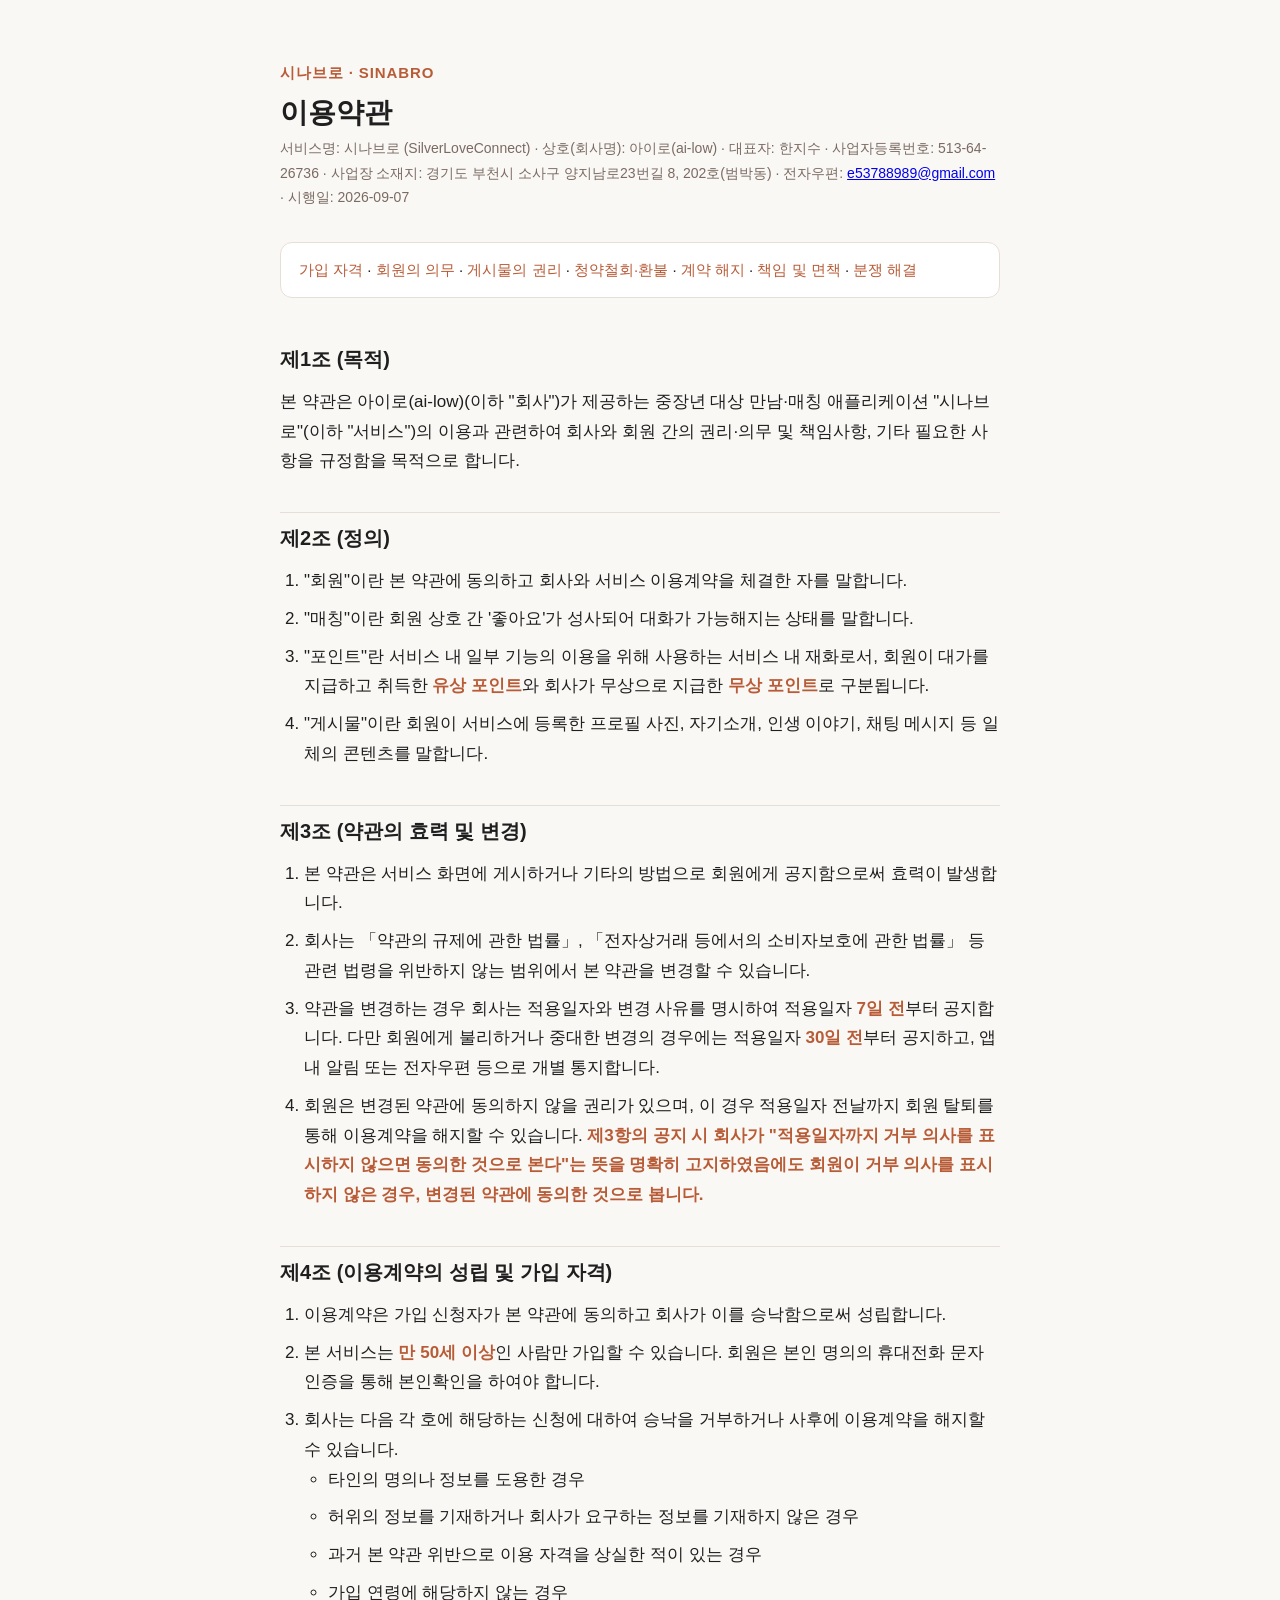
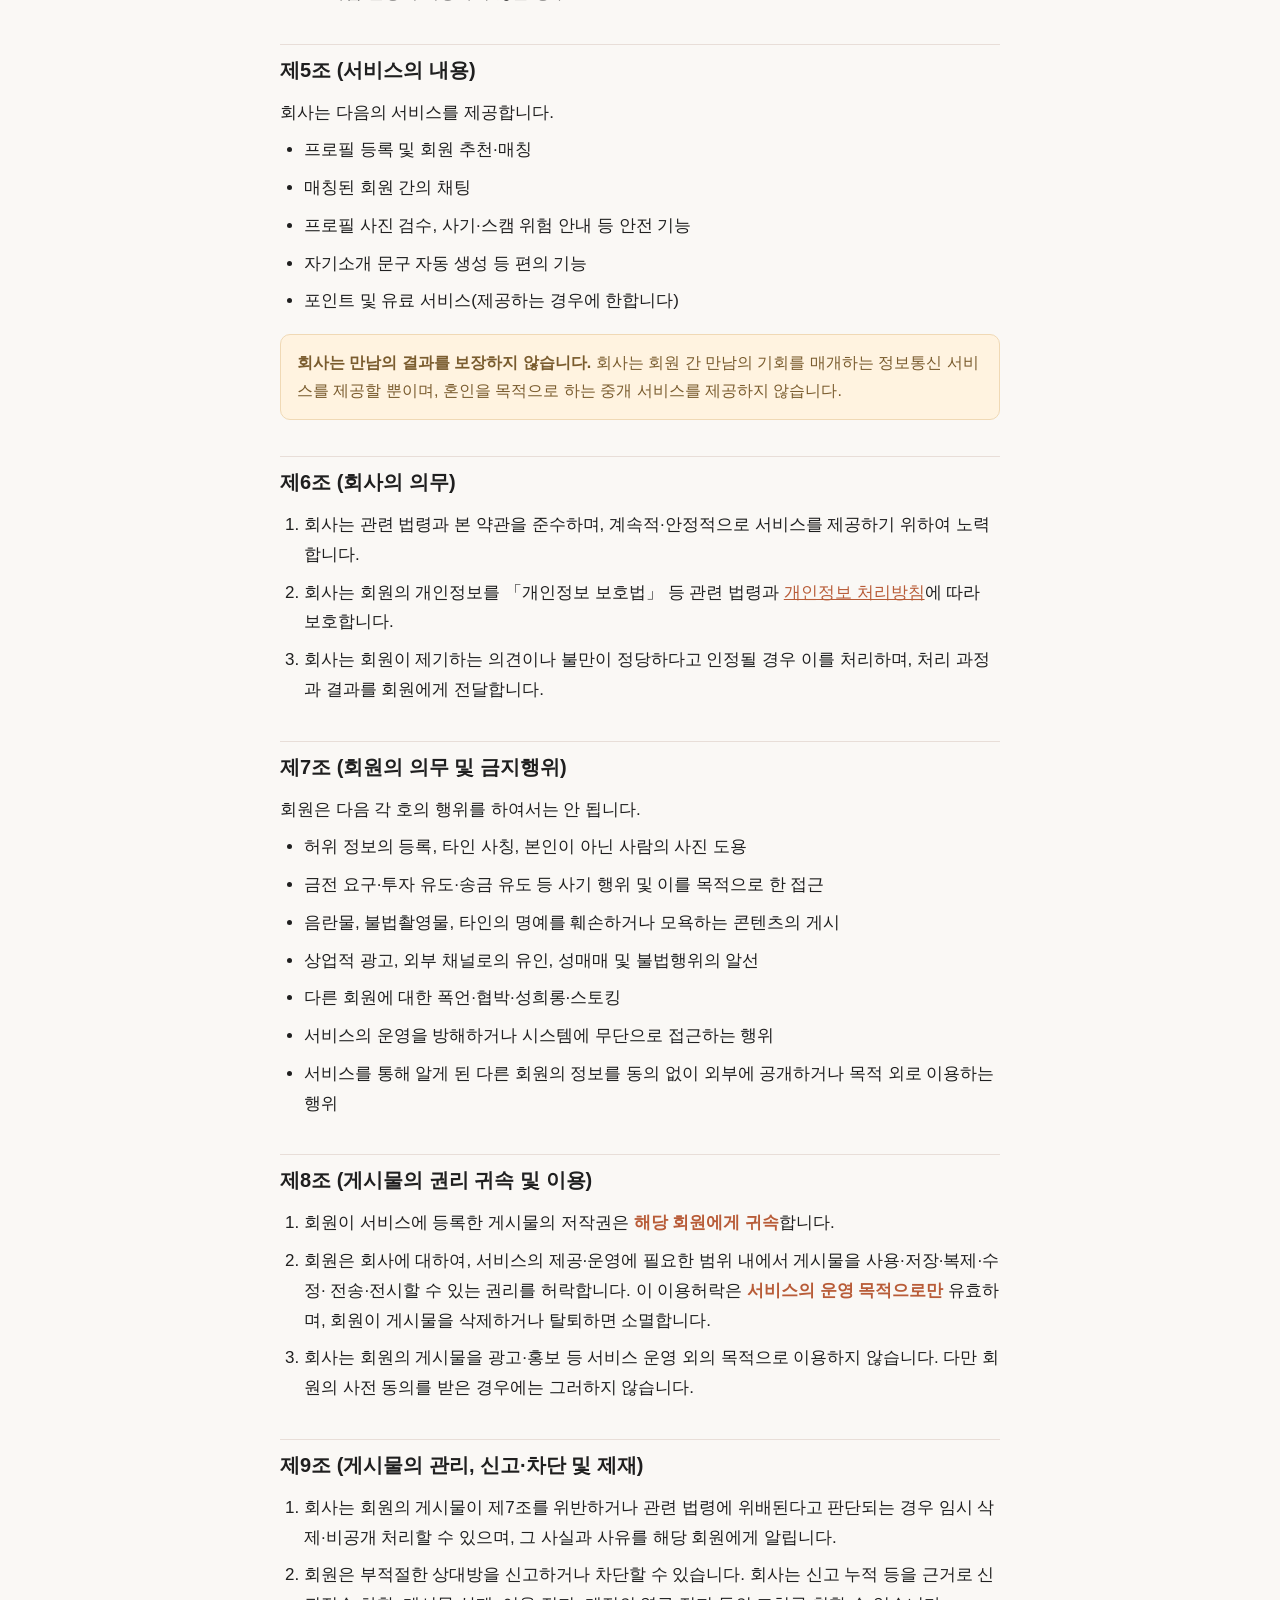
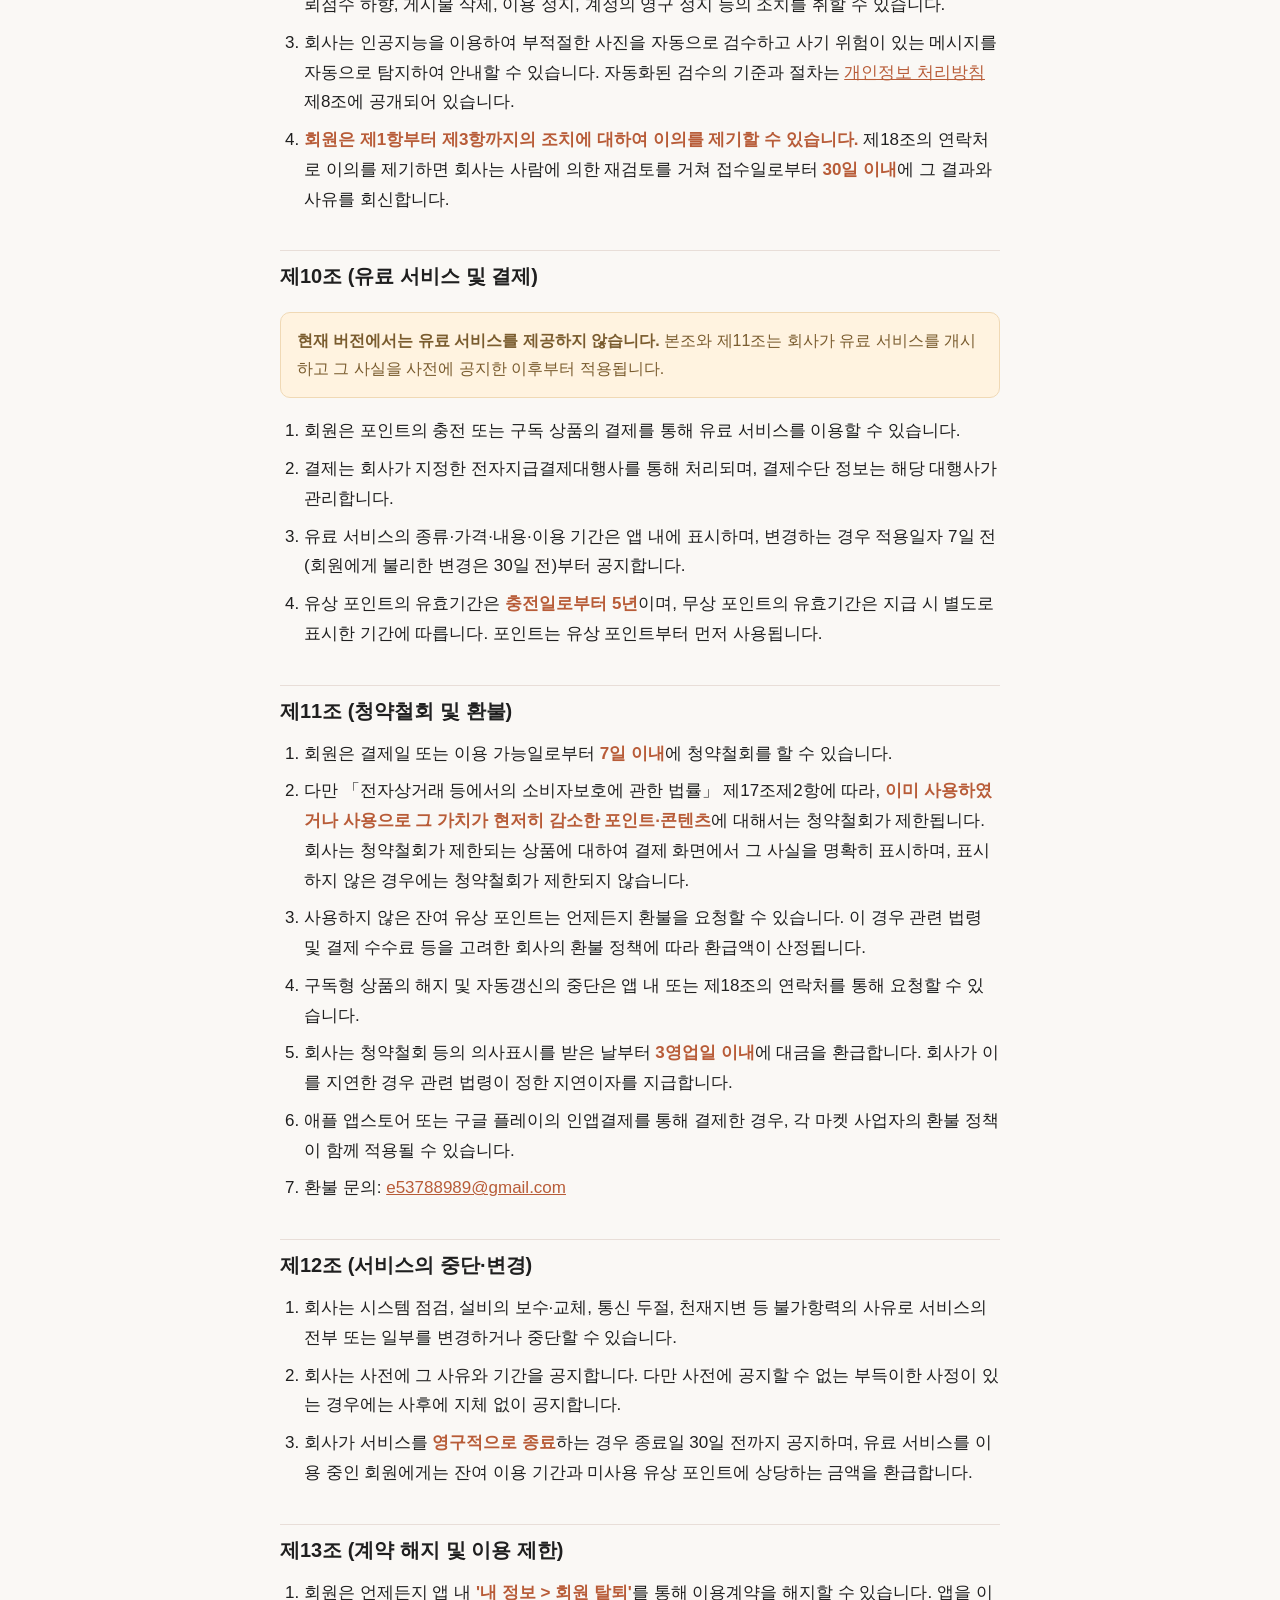
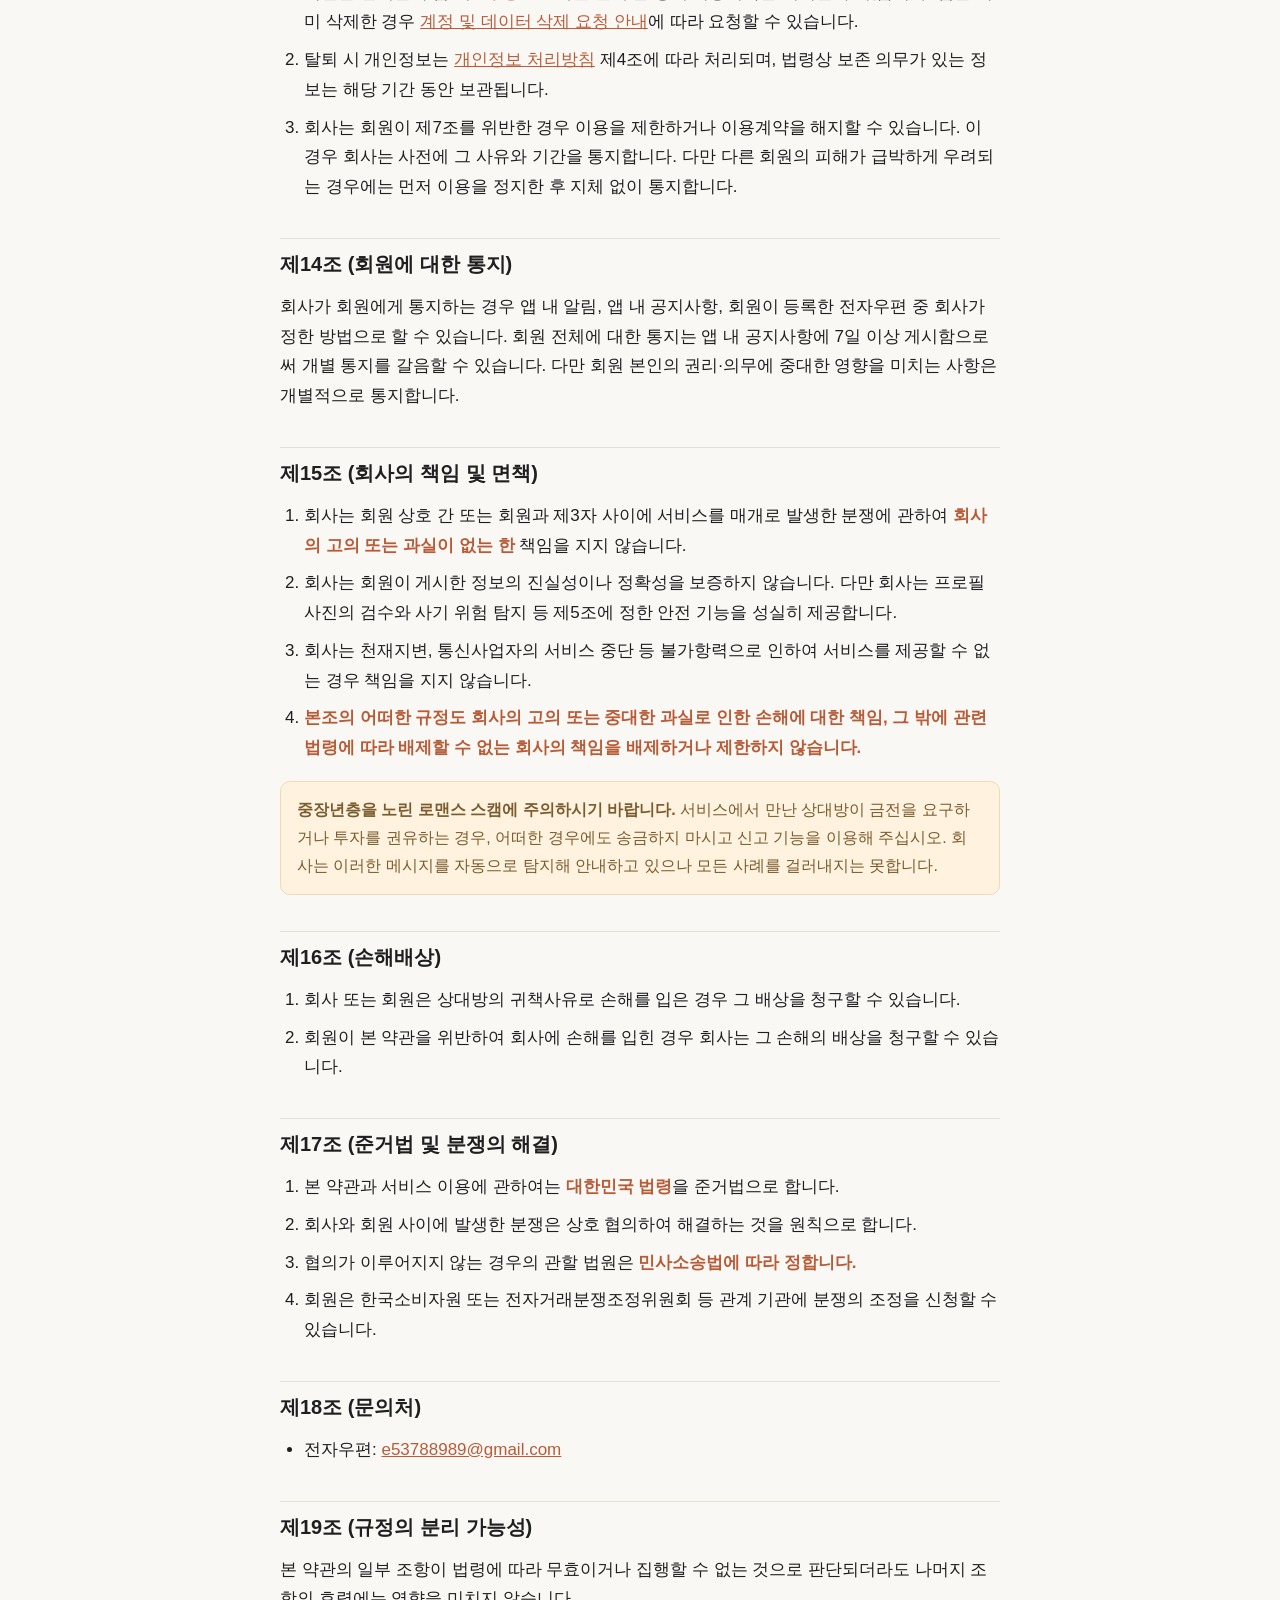
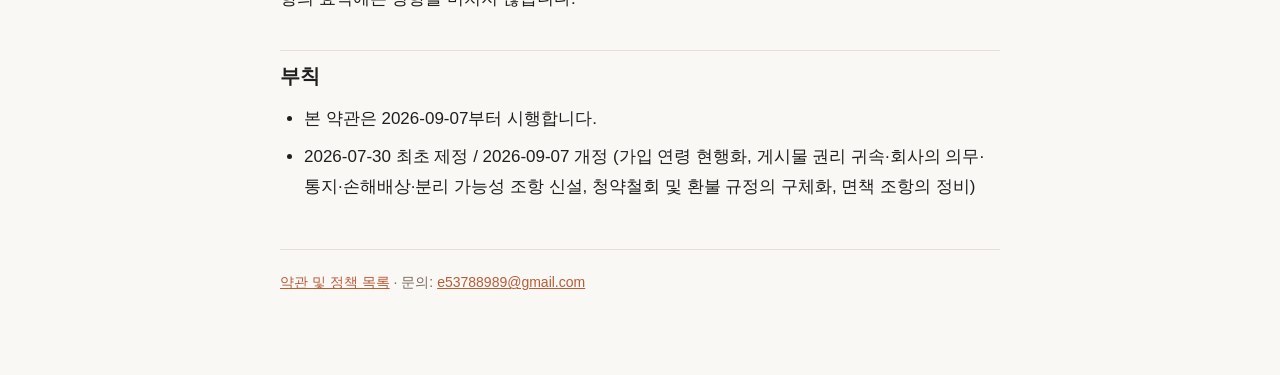
<file: terms.html>
<!DOCTYPE html>
<html lang="ko">
<head>
<meta charset="utf-8">
<meta name="viewport" content="width=device-width, initial-scale=1">
<title>이용약관 — 시나브로</title>
<link rel="stylesheet" href="style.css">
</head>
<body>
<div class="wrap">
  <header class="site">
    <div class="brand">시나브로 · SINABRO</div>
    <h1>이용약관</h1>
    <p class="meta">서비스명: 시나브로 (SilverLoveConnect) ·
      상호(회사명): 아이로(ai-low) ·
      대표자: 한지수 ·
      사업자등록번호: 513-64-26736 ·
      사업장 소재지: 경기도 부천시 소사구 양지남로23번길 8, 202호(범박동) ·
      전자우편: <a href="mailto:e53788989@gmail.com">e53788989@gmail.com</a> ·
      시행일: 2026-09-07</p>
  </header>
  <nav class="toc">
    <a href="#s4">가입 자격</a> · <a href="#s7">회원의 의무</a> · <a href="#s8">게시물의 권리</a> · <a href="#s11">청약철회·환불</a> · <a href="#s13">계약 해지</a> · <a href="#s15">책임 및 면책</a> · <a href="#s17">분쟁 해결</a>
  </nav>

  <main>
    <h2 id="s1">제1조 (목적)</h2>
    <p>본 약관은 아이로(ai-low)(이하 "회사")가 제공하는 중장년 대상 만남·매칭 애플리케이션
    "시나브로"(이하 "서비스")의 이용과 관련하여 회사와 회원 간의 권리·의무 및 책임사항,
    기타 필요한 사항을 규정함을 목적으로 합니다.</p>

    <h2 id="s2">제2조 (정의)</h2>
    <ol>
      <li>"회원"이란 본 약관에 동의하고 회사와 서비스 이용계약을 체결한 자를 말합니다.</li>
      <li>"매칭"이란 회원 상호 간 '좋아요'가 성사되어 대화가 가능해지는 상태를 말합니다.</li>
      <li>"포인트"란 서비스 내 일부 기능의 이용을 위해 사용하는 서비스 내 재화로서,
          회원이 대가를 지급하고 취득한 <strong>유상 포인트</strong>와 회사가 무상으로 지급한
          <strong>무상 포인트</strong>로 구분됩니다.</li>
      <li>"게시물"이란 회원이 서비스에 등록한 프로필 사진, 자기소개, 인생 이야기, 채팅 메시지 등
          일체의 콘텐츠를 말합니다.</li>
    </ol>

    <h2 id="s3">제3조 (약관의 효력 및 변경)</h2>
    <ol>
      <li>본 약관은 서비스 화면에 게시하거나 기타의 방법으로 회원에게 공지함으로써 효력이 발생합니다.</li>
      <li>회사는 「약관의 규제에 관한 법률」, 「전자상거래 등에서의 소비자보호에 관한 법률」 등
          관련 법령을 위반하지 않는 범위에서 본 약관을 변경할 수 있습니다.</li>
      <li>약관을 변경하는 경우 회사는 적용일자와 변경 사유를 명시하여 적용일자
          <strong>7일 전</strong>부터 공지합니다. 다만 회원에게 불리하거나 중대한 변경의 경우에는
          적용일자 <strong>30일 전</strong>부터 공지하고, 앱 내 알림 또는 전자우편 등으로 개별 통지합니다.</li>
      <li>회원은 변경된 약관에 동의하지 않을 권리가 있으며, 이 경우 적용일자 전날까지
          회원 탈퇴를 통해 이용계약을 해지할 수 있습니다.
          <strong>제3항의 공지 시 회사가 "적용일자까지 거부 의사를 표시하지 않으면 동의한 것으로 본다"는
          뜻을 명확히 고지하였음에도 회원이 거부 의사를 표시하지 않은 경우, 변경된 약관에 동의한 것으로
          봅니다.</strong></li>
    </ol>

    <h2 id="s4">제4조 (이용계약의 성립 및 가입 자격)</h2>
    <ol>
      <li>이용계약은 가입 신청자가 본 약관에 동의하고 회사가 이를 승낙함으로써 성립합니다.</li>
      <li>본 서비스는 <strong>만 50세 이상</strong>인 사람만 가입할 수 있습니다.
          회원은 본인 명의의 휴대전화 문자 인증을 통해 본인확인을 하여야 합니다.</li>
      <li>회사는 다음 각 호에 해당하는 신청에 대하여 승낙을 거부하거나 사후에 이용계약을 해지할 수 있습니다.
        <ul>
          <li>타인의 명의나 정보를 도용한 경우</li>
          <li>허위의 정보를 기재하거나 회사가 요구하는 정보를 기재하지 않은 경우</li>
          <li>과거 본 약관 위반으로 이용 자격을 상실한 적이 있는 경우</li>
          <li>가입 연령에 해당하지 않는 경우</li>
        </ul>
      </li>
    </ol>

    <h2 id="s5">제5조 (서비스의 내용)</h2>
    <p>회사는 다음의 서비스를 제공합니다.</p>
    <ul>
      <li>프로필 등록 및 회원 추천·매칭</li>
      <li>매칭된 회원 간의 채팅</li>
      <li>프로필 사진 검수, 사기·스캠 위험 안내 등 안전 기능</li>
      <li>자기소개 문구 자동 생성 등 편의 기능</li>
      <li>포인트 및 유료 서비스(제공하는 경우에 한합니다)</li>
    </ul>
    <p class="notice"><strong>회사는 만남의 결과를 보장하지 않습니다.</strong> 회사는 회원 간 만남의 기회를
    매개하는 정보통신 서비스를 제공할 뿐이며, 혼인을 목적으로 하는 중개 서비스를 제공하지 않습니다.</p>

    <h2 id="s6">제6조 (회사의 의무)</h2>
    <ol>
      <li>회사는 관련 법령과 본 약관을 준수하며, 계속적·안정적으로 서비스를 제공하기 위하여 노력합니다.</li>
      <li>회사는 회원의 개인정보를 「개인정보 보호법」 등 관련 법령과
          <a href="privacy.html">개인정보 처리방침</a>에 따라 보호합니다.</li>
      <li>회사는 회원이 제기하는 의견이나 불만이 정당하다고 인정될 경우 이를 처리하며,
          처리 과정과 결과를 회원에게 전달합니다.</li>
    </ol>

    <h2 id="s7">제7조 (회원의 의무 및 금지행위)</h2>
    <p>회원은 다음 각 호의 행위를 하여서는 안 됩니다.</p>
    <ul>
      <li>허위 정보의 등록, 타인 사칭, 본인이 아닌 사람의 사진 도용</li>
      <li>금전 요구·투자 유도·송금 유도 등 사기 행위 및 이를 목적으로 한 접근</li>
      <li>음란물, 불법촬영물, 타인의 명예를 훼손하거나 모욕하는 콘텐츠의 게시</li>
      <li>상업적 광고, 외부 채널로의 유인, 성매매 및 불법행위의 알선</li>
      <li>다른 회원에 대한 폭언·협박·성희롱·스토킹</li>
      <li>서비스의 운영을 방해하거나 시스템에 무단으로 접근하는 행위</li>
      <li>서비스를 통해 알게 된 다른 회원의 정보를 동의 없이 외부에 공개하거나 목적 외로 이용하는 행위</li>
    </ul>

    <h2 id="s8">제8조 (게시물의 권리 귀속 및 이용)</h2>
    <ol>
      <li>회원이 서비스에 등록한 게시물의 저작권은 <strong>해당 회원에게 귀속</strong>합니다.</li>
      <li>회원은 회사에 대하여, 서비스의 제공·운영에 필요한 범위 내에서 게시물을 사용·저장·복제·수정·
          전송·전시할 수 있는 권리를 허락합니다. 이 이용허락은 <strong>서비스의 운영 목적으로만</strong>
          유효하며, 회원이 게시물을 삭제하거나 탈퇴하면 소멸합니다.</li>
      <li>회사는 회원의 게시물을 광고·홍보 등 서비스 운영 외의 목적으로 이용하지 않습니다.
          다만 회원의 사전 동의를 받은 경우에는 그러하지 않습니다.</li>
    </ol>

    <h2 id="s9">제9조 (게시물의 관리, 신고·차단 및 제재)</h2>
    <ol>
      <li>회사는 회원의 게시물이 제7조를 위반하거나 관련 법령에 위배된다고 판단되는 경우
          임시 삭제·비공개 처리할 수 있으며, 그 사실과 사유를 해당 회원에게 알립니다.</li>
      <li>회원은 부적절한 상대방을 신고하거나 차단할 수 있습니다. 회사는 신고 누적 등을 근거로
          신뢰점수 하향, 게시물 삭제, 이용 정지, 계정의 영구 정지 등의 조치를 취할 수 있습니다.</li>
      <li>회사는 인공지능을 이용하여 부적절한 사진을 자동으로 검수하고 사기 위험이 있는 메시지를
          자동으로 탐지하여 안내할 수 있습니다. 자동화된 검수의 기준과 절차는
          <a href="privacy.html">개인정보 처리방침</a> 제8조에 공개되어 있습니다.</li>
      <li><strong>회원은 제1항부터 제3항까지의 조치에 대하여 이의를 제기할 수 있습니다.</strong>
          제18조의 연락처로 이의를 제기하면 회사는 사람에 의한 재검토를 거쳐
          접수일로부터 <strong>30일 이내</strong>에 그 결과와 사유를 회신합니다.</li>
    </ol>

    <h2 id="s10">제10조 (유료 서비스 및 결제)</h2>
    <p class="notice"><strong>현재 버전에서는 유료 서비스를 제공하지 않습니다.</strong>
    본조와 제11조는 회사가 유료 서비스를 개시하고 그 사실을 사전에 공지한 이후부터 적용됩니다.</p>
    <ol>
      <li>회원은 포인트의 충전 또는 구독 상품의 결제를 통해 유료 서비스를 이용할 수 있습니다.</li>
      <li>결제는 회사가 지정한 전자지급결제대행사를 통해 처리되며, 결제수단 정보는 해당 대행사가
          관리합니다.</li>
      <li>유료 서비스의 종류·가격·내용·이용 기간은 앱 내에 표시하며, 변경하는 경우 적용일자
          7일 전(회원에게 불리한 변경은 30일 전)부터 공지합니다.</li>
      <li>유상 포인트의 유효기간은 <strong>충전일로부터 5년</strong>이며, 무상 포인트의 유효기간은
          지급 시 별도로 표시한 기간에 따릅니다. 포인트는 유상 포인트부터 먼저 사용됩니다.</li>
    </ol>

    <h2 id="s11">제11조 (청약철회 및 환불)</h2>
    <ol>
      <li>회원은 결제일 또는 이용 가능일로부터 <strong>7일 이내</strong>에 청약철회를 할 수 있습니다.</li>
      <li>다만 「전자상거래 등에서의 소비자보호에 관한 법률」 제17조제2항에 따라,
          <strong>이미 사용하였거나 사용으로 그 가치가 현저히 감소한 포인트·콘텐츠</strong>에 대해서는
          청약철회가 제한됩니다. 회사는 청약철회가 제한되는 상품에 대하여 결제 화면에서 그 사실을
          명확히 표시하며, 표시하지 않은 경우에는 청약철회가 제한되지 않습니다.</li>
      <li>사용하지 않은 잔여 유상 포인트는 언제든지 환불을 요청할 수 있습니다. 이 경우 관련 법령 및
          결제 수수료 등을 고려한 회사의 환불 정책에 따라 환급액이 산정됩니다.</li>
      <li>구독형 상품의 해지 및 자동갱신의 중단은 앱 내 또는 제18조의 연락처를 통해 요청할 수 있습니다.</li>
      <li>회사는 청약철회 등의 의사표시를 받은 날부터 <strong>3영업일 이내</strong>에 대금을 환급합니다.
          회사가 이를 지연한 경우 관련 법령이 정한 지연이자를 지급합니다.</li>
      <li>애플 앱스토어 또는 구글 플레이의 인앱결제를 통해 결제한 경우, 각 마켓 사업자의 환불 정책이
          함께 적용될 수 있습니다.</li>
      <li>환불 문의: <a href="mailto:e53788989@gmail.com">e53788989@gmail.com</a></li>
    </ol>

    <h2 id="s12">제12조 (서비스의 중단·변경)</h2>
    <ol>
      <li>회사는 시스템 점검, 설비의 보수·교체, 통신 두절, 천재지변 등 불가항력의 사유로
          서비스의 전부 또는 일부를 변경하거나 중단할 수 있습니다.</li>
      <li>회사는 사전에 그 사유와 기간을 공지합니다. 다만 사전에 공지할 수 없는 부득이한 사정이 있는
          경우에는 사후에 지체 없이 공지합니다.</li>
      <li>회사가 서비스를 <strong>영구적으로 종료</strong>하는 경우 종료일 30일 전까지 공지하며,
          유료 서비스를 이용 중인 회원에게는 잔여 이용 기간과 미사용 유상 포인트에 상당하는 금액을
          환급합니다.</li>
    </ol>

    <h2 id="s13">제13조 (계약 해지 및 이용 제한)</h2>
    <ol>
      <li>회원은 언제든지 앱 내 <strong>'내 정보 &gt; 회원 탈퇴'</strong>를 통해 이용계약을 해지할 수 있습니다.
          앱을 이미 삭제한 경우
          <a href="account-deletion.html">계정 및 데이터 삭제 요청 안내</a>에 따라 요청할 수 있습니다.</li>
      <li>탈퇴 시 개인정보는 <a href="privacy.html">개인정보 처리방침</a> 제4조에 따라 처리되며,
          법령상 보존 의무가 있는 정보는 해당 기간 동안 보관됩니다.</li>
      <li>회사는 회원이 제7조를 위반한 경우 이용을 제한하거나 이용계약을 해지할 수 있습니다.
          이 경우 회사는 사전에 그 사유와 기간을 통지합니다. 다만 다른 회원의 피해가 급박하게
          우려되는 경우에는 먼저 이용을 정지한 후 지체 없이 통지합니다.</li>
    </ol>

    <h2 id="s14">제14조 (회원에 대한 통지)</h2>
    <p>회사가 회원에게 통지하는 경우 앱 내 알림, 앱 내 공지사항, 회원이 등록한 전자우편 중
    회사가 정한 방법으로 할 수 있습니다. 회원 전체에 대한 통지는 앱 내 공지사항에 7일 이상 게시함으로써
    개별 통지를 갈음할 수 있습니다. 다만 회원 본인의 권리·의무에 중대한 영향을 미치는 사항은
    개별적으로 통지합니다.</p>

    <h2 id="s15">제15조 (회사의 책임 및 면책)</h2>
    <ol>
      <li>회사는 회원 상호 간 또는 회원과 제3자 사이에 서비스를 매개로 발생한 분쟁에 관하여
          <strong>회사의 고의 또는 과실이 없는 한</strong> 책임을 지지 않습니다.</li>
      <li>회사는 회원이 게시한 정보의 진실성이나 정확성을 보증하지 않습니다.
          다만 회사는 프로필 사진의 검수와 사기 위험 탐지 등 제5조에 정한 안전 기능을 성실히 제공합니다.</li>
      <li>회사는 천재지변, 통신사업자의 서비스 중단 등 불가항력으로 인하여 서비스를 제공할 수 없는 경우
          책임을 지지 않습니다.</li>
      <li><strong>본조의 어떠한 규정도 회사의 고의 또는 중대한 과실로 인한 손해에 대한 책임,
          그 밖에 관련 법령에 따라 배제할 수 없는 회사의 책임을 배제하거나 제한하지 않습니다.</strong></li>
    </ol>
    <p class="notice"><strong>중장년층을 노린 로맨스 스캠에 주의하시기 바랍니다.</strong>
    서비스에서 만난 상대방이 금전을 요구하거나 투자를 권유하는 경우, 어떠한 경우에도 송금하지 마시고
    신고 기능을 이용해 주십시오. 회사는 이러한 메시지를 자동으로 탐지해 안내하고 있으나
    모든 사례를 걸러내지는 못합니다.</p>

    <h2 id="s16">제16조 (손해배상)</h2>
    <ol>
      <li>회사 또는 회원은 상대방의 귀책사유로 손해를 입은 경우 그 배상을 청구할 수 있습니다.</li>
      <li>회원이 본 약관을 위반하여 회사에 손해를 입힌 경우 회사는 그 손해의 배상을 청구할 수 있습니다.</li>
    </ol>

    <h2 id="s17">제17조 (준거법 및 분쟁의 해결)</h2>
    <ol>
      <li>본 약관과 서비스 이용에 관하여는 <strong>대한민국 법령</strong>을 준거법으로 합니다.</li>
      <li>회사와 회원 사이에 발생한 분쟁은 상호 협의하여 해결하는 것을 원칙으로 합니다.</li>
      <li>협의가 이루어지지 않는 경우의 관할 법원은 <strong>민사소송법에 따라 정합니다.</strong></li>
      <li>회원은 한국소비자원 또는 전자거래분쟁조정위원회 등 관계 기관에 분쟁의 조정을 신청할 수 있습니다.</li>
    </ol>

    <h2 id="s18">제18조 (문의처)</h2>
    <ul>
      <li>전자우편: <a href="mailto:e53788989@gmail.com">e53788989@gmail.com</a></li>
    </ul>

    <h2 id="s19">제19조 (규정의 분리 가능성)</h2>
    <p>본 약관의 일부 조항이 법령에 따라 무효이거나 집행할 수 없는 것으로 판단되더라도
    나머지 조항의 효력에는 영향을 미치지 않습니다.</p>

    <h2 id="s20">부칙</h2>
    <ul>
      <li>본 약관은 2026-09-07부터 시행합니다.</li>
      <li>2026-07-30 최초 제정 / 2026-09-07 개정
          (가입 연령 현행화, 게시물 권리 귀속·회사의 의무·통지·손해배상·분리 가능성 조항 신설,
          청약철회 및 환불 규정의 구체화, 면책 조항의 정비)</li>
    </ul>
  </main>
  <footer class="site">
    <a href="index.html">약관 및 정책 목록</a> · 문의: <a href="mailto:e53788989@gmail.com">e53788989@gmail.com</a>
  </footer>
</div>
</body>
</html>
</file>
<file: style.css>
:root {
  --bg: #FAF8F5;
  --card: #FFFFFF;
  --text: #1F1F1F;
  --muted: #7A6A62;
  --accent: #B85C38;
  --line: #E8DED8;
}
* { box-sizing: border-box; margin: 0; padding: 0; }
body {
  background: var(--bg);
  color: var(--text);
  font-family: "Apple SD Gothic Neo", "Noto Sans KR", "Malgun Gothic", sans-serif;
  font-size: 17px;
  line-height: 1.75;
  -webkit-text-size-adjust: 100%;
}
.wrap { max-width: 760px; margin: 0 auto; padding: 32px 20px 80px; }
header.site { padding: 28px 0 12px; }
header.site .brand { color: var(--accent); font-weight: 700; font-size: 15px; letter-spacing: 0.06em; }
h1 { font-size: 28px; line-height: 1.35; margin: 8px 0 4px; }
.meta { color: var(--muted); font-size: 14px; margin-bottom: 20px; }
nav.toc { background: var(--card); border: 1px solid var(--line); border-radius: 12px; padding: 14px 18px; margin-bottom: 28px; font-size: 15px; }
nav.toc a { color: var(--accent); text-decoration: none; }
nav.toc a:hover { text-decoration: underline; }
main h2 { font-size: 20px; margin: 36px 0 10px; padding-top: 8px; border-top: 1px solid var(--line); }
main h2:first-of-type { border-top: none; }
main p, main li { margin-bottom: 8px; }
main ul, main ol { padding-left: 24px; margin-bottom: 12px; }
main strong { color: var(--accent); }
table { width: 100%; border-collapse: collapse; margin: 12px 0 16px; font-size: 15px; background: var(--card); }
th, td { border: 1px solid var(--line); padding: 9px 12px; text-align: left; vertical-align: top; }
th { background: var(--bg); }
.note { color: var(--muted); font-size: 15px; }
footer.site { margin-top: 48px; padding-top: 20px; border-top: 1px solid var(--line); color: var(--muted); font-size: 14px; }
footer.site a { color: var(--accent); }
.home-links { display: grid; gap: 14px; margin-top: 28px; }
.home-links a {
  display: block; background: var(--card); border: 1px solid var(--line);
  border-radius: 14px; padding: 20px 22px; text-decoration: none; color: var(--text);
  font-size: 18px; font-weight: 600;
}
.home-links a:hover { border-color: var(--accent); }
.home-links a span { display: block; margin-top: 4px; color: var(--muted); font-size: 14px; font-weight: 400; }

/* 본문 소제목 — 처리방침의 조문 내 구분 */
main h3 { font-size: 17px; margin: 22px 0 8px; color: #4A3F3A; }

/* 강조 박스 */
.notice {
  background: #FFF3E0; border: 1px solid #F0D9B5; border-radius: 10px;
  padding: 14px 16px; margin: 18px 0; font-size: 16px; color: #7A5C2E;
}
.notice strong { color: inherit; }

/* 넓은 표는 박스 안에서 가로 스크롤 — 본문은 절대 가로로 밀리지 않게 */
.scroll { overflow-x: auto; -webkit-overflow-scrolling: touch; margin: 12px 0 16px; }
.scroll table { margin: 0; min-width: 520px; }

main code {
  background: #F1EAE3; padding: 2px 6px; border-radius: 4px;
  font-size: 15px; font-family: ui-monospace, SFMono-Regular, Menlo, monospace;
}
main a { color: var(--accent); }
main ol > li { margin-bottom: 8px; }
</file>
